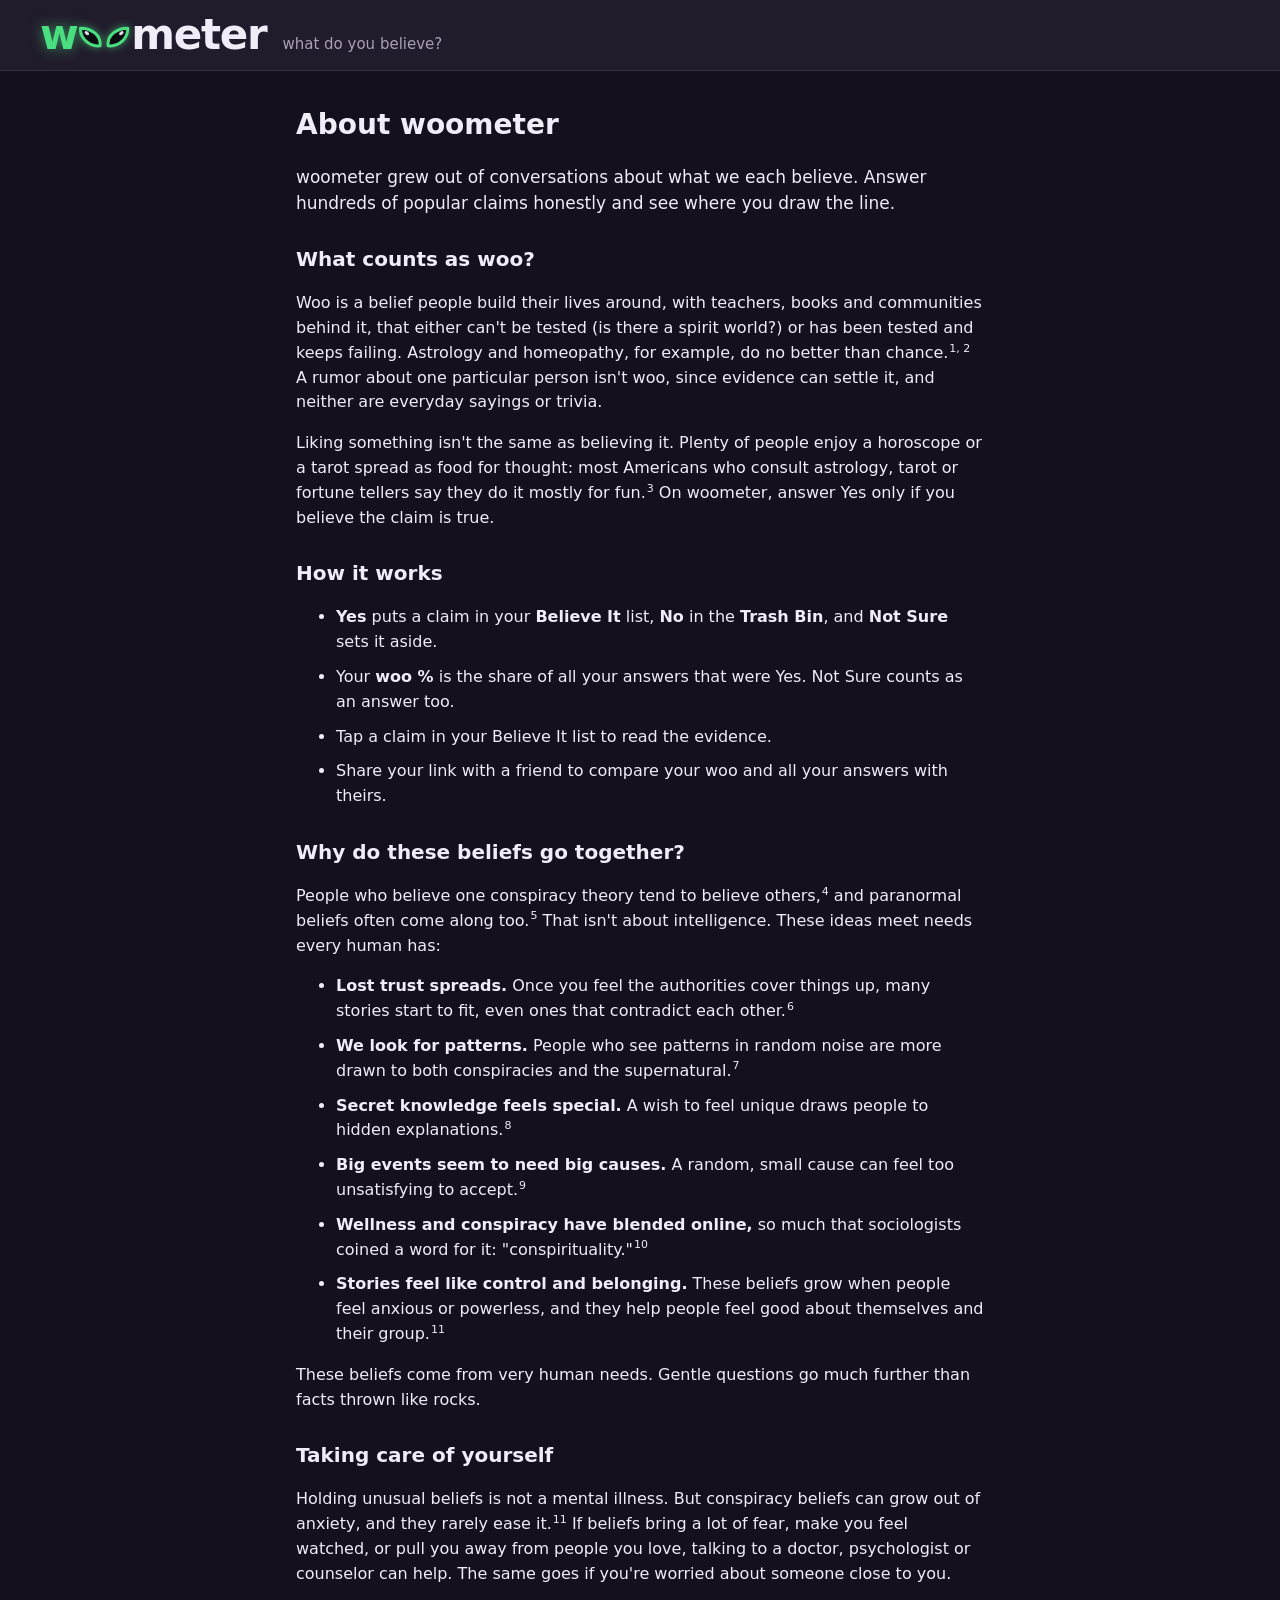
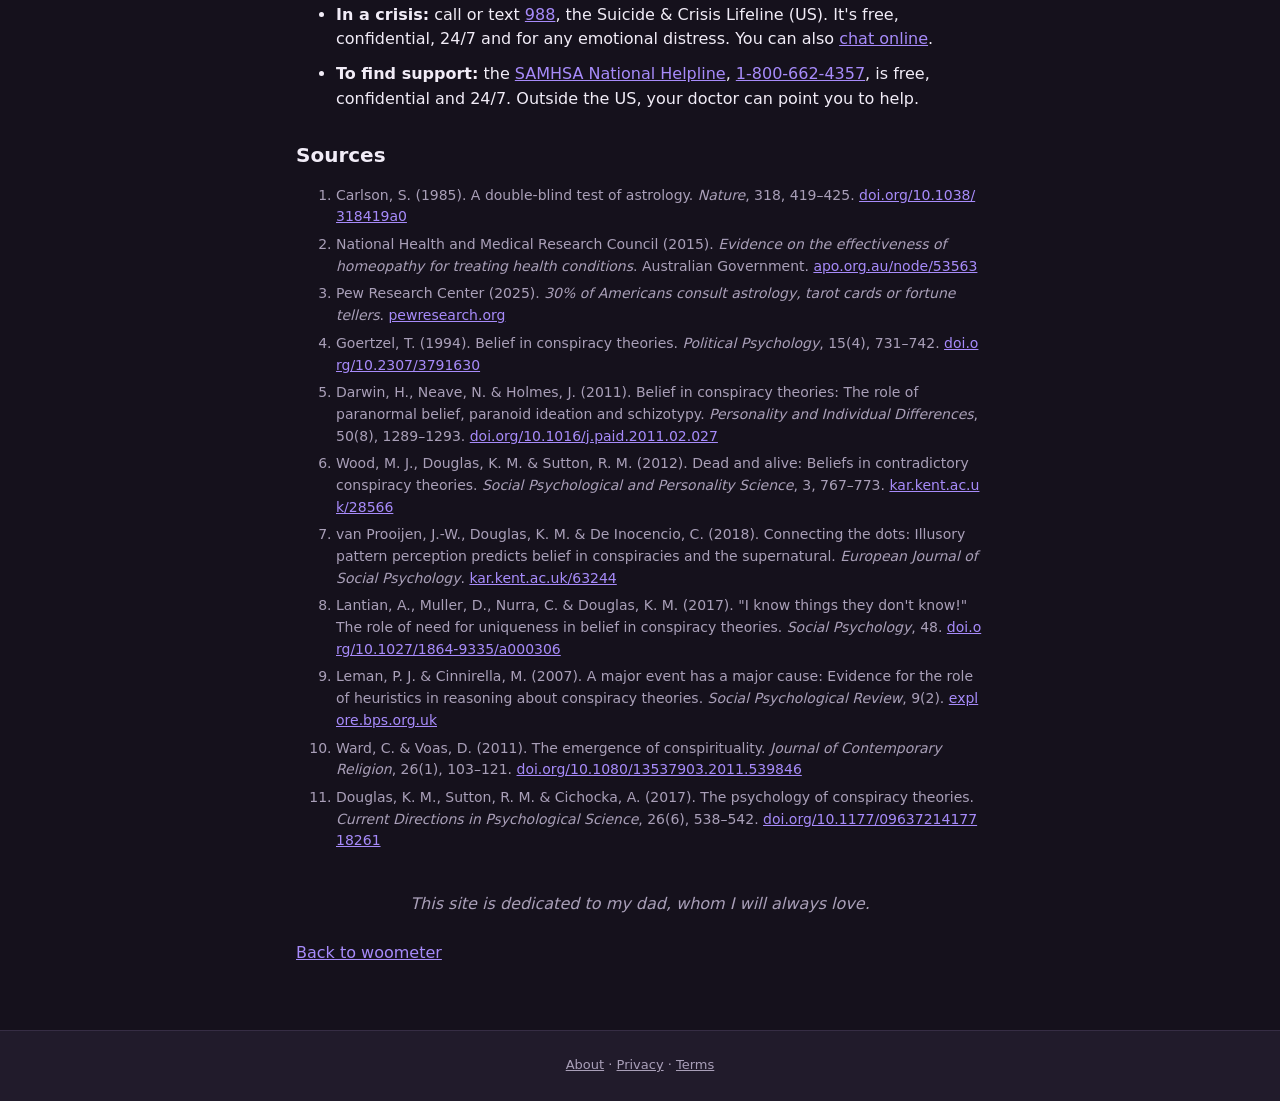
<file: about.html>
<!doctype html>
<html lang="en">
<head>
  <meta charset="utf-8">
  <meta name="viewport" content="width=device-width, initial-scale=1">
  <title>About · woometer</title>
  <meta name="description" content="What woometer is, how your woo % works, and why alternative medicine, the paranormal and conspiracy theories so often come as a package, and why that says more about being human than about intelligence.">
  <link rel="icon" type="image/svg+xml" href="icons/favicon.svg">
  <link rel="icon" type="image/png" sizes="32x32" href="icons/favicon-32.png">
  <link rel="apple-touch-icon" href="icons/apple-touch-icon.png">
  <link rel="canonical" href="https://woometer.com/about">
  <meta name="theme-color" content="#2a1a45">
  <link rel="stylesheet" href="styles.css?v=15">
  <style>
    .policy { max-width: 720px; margin: 0 auto; padding: 24px 16px 48px; line-height: 1.55; }
    .policy h2 { margin: 28px 0 8px; font-size: 20px; }
    .policy li { margin: 10px 0; }
    .policy a { color: var(--accent); }
    .policy .lede { font-size: 17px; }
    .policy .sources { color: var(--muted); font-size: 14px; }
    .policy .sources li { margin: 6px 0; scroll-margin-top: 16px; }
    .policy .sources a { word-break: break-all; }
    .policy sup { font-size: 11px; line-height: 0; margin-left: 1px; }
    .policy .dedication { margin: 40px 0 24px; text-align: center; font-style: italic; color: var(--muted); }
    .top a.home { color: inherit; text-decoration: none; }
  </style>
</head>
<body>
  <header class="top">
    <div class="brand">
      <div class="brand-row">
        <a class="home" href="./" aria-label="Back to woometer"><h1 class="logo" aria-label="woometer"><span class="logo-woo" aria-hidden="true">w<svg class="eye eye-l" viewBox="0 0 20 20" aria-hidden="true"><path d="M2.5 16.5C1.5 8.5 9 2.5 18 2.5 18.5 10.5 11 17.5 2.5 16.5z"/><ellipse class="glint" cx="13" cy="6.5" rx="2" ry="1.3" transform="rotate(-35 13 6.5)"/></svg><svg class="eye eye-r" viewBox="0 0 20 20" aria-hidden="true"><path d="M2.5 16.5C1.5 8.5 9 2.5 18 2.5 18.5 10.5 11 17.5 2.5 16.5z"/><ellipse class="glint" cx="13" cy="6.5" rx="2" ry="1.3" transform="rotate(-35 13 6.5)"/></svg></span><span class="logo-meter" aria-hidden="true">meter</span></h1></a>
        <p class="tagline">what do you believe?</p>
      </div>
    </div>
  </header>

  <main class="policy">
    <h2 style="font-size: 28px; margin-top: 8px">About woometer</h2>
    <p class="lede">woometer grew out of conversations about what we each believe. Answer hundreds of popular claims honestly and see where you draw the line.</p>

    <h2>What counts as woo?</h2>
    <p>Woo is a belief people build their lives around, with teachers, books and communities behind it, that either can't be tested (is there a spirit world?) or has been tested and keeps failing. Astrology and homeopathy, for example, do no better than chance.<sup>1, 2</sup> A rumor about one particular person isn't woo, since evidence can settle it, and neither are everyday sayings or trivia.</p>
    <p>Liking something isn't the same as believing it. Plenty of people enjoy a horoscope or a tarot spread as food for thought: most Americans who consult astrology, tarot or fortune tellers say they do it mostly for fun.<sup>3</sup> On woometer, answer Yes only if you believe the claim is true.</p>

    <h2>How it works</h2>
    <ul>
      <li><strong>Yes</strong> puts a claim in your <strong>Believe It</strong> list, <strong>No</strong> in the <strong>Trash Bin</strong>, and <strong>Not Sure</strong> sets it aside.</li>
      <li>Your <strong>woo %</strong> is the share of all your answers that were Yes. Not Sure counts as an answer too.</li>
      <li>Tap a claim in your Believe It list to read the evidence.</li>
      <li>Share your link with a friend to compare your woo and all your answers with theirs.</li>
    </ul>

    <h2 id="why">Why do these beliefs go together?</h2>
    <p>People who believe one conspiracy theory tend to believe others,<sup>4</sup> and paranormal beliefs often come along too.<sup>5</sup> That isn't about intelligence. These ideas meet needs every human has:</p>
    <ul>
      <li><strong>Lost trust spreads.</strong> Once you feel the authorities cover things up, many stories start to fit, even ones that contradict each other.<sup>6</sup></li>
      <li><strong>We look for patterns.</strong> People who see patterns in random noise are more drawn to both conspiracies and the supernatural.<sup>7</sup></li>
      <li><strong>Secret knowledge feels special.</strong> A wish to feel unique draws people to hidden explanations.<sup>8</sup></li>
      <li><strong>Big events seem to need big causes.</strong> A random, small cause can feel too unsatisfying to accept.<sup>9</sup></li>
      <li><strong>Wellness and conspiracy have blended online,</strong> so much that sociologists coined a word for it: "conspirituality."<sup>10</sup></li>
      <li><strong>Stories feel like control and belonging.</strong> These beliefs grow when people feel anxious or powerless, and they help people feel good about themselves and their group.<sup>11</sup></li>
    </ul>
    <p>These beliefs come from very human needs. Gentle questions go much further than facts thrown like rocks.</p>

    <h2 id="support">Taking care of yourself</h2>
    <p>Holding unusual beliefs is not a mental illness. But conspiracy beliefs can grow out of anxiety, and they rarely ease it.<sup>11</sup> If beliefs bring a lot of fear, make you feel watched, or pull you away from people you love, talking to a doctor, psychologist or counselor can help. The same goes if you're worried about someone close to you.</p>
    <ul>
      <li><strong>In a crisis:</strong> call or text <a href="tel:988">988</a>, the Suicide &amp; Crisis Lifeline (US). It's free, confidential, 24/7 and for any emotional distress. You can also <a href="https://chat.988lifeline.org/" target="_blank" rel="noopener">chat online</a>.</li>
      <li><strong>To find support:</strong> the <a href="https://www.samhsa.gov/find-help/helplines/national-helpline" target="_blank" rel="noopener">SAMHSA National Helpline</a>, <a href="tel:18006624357">1-800-662-4357</a>, is free, confidential and 24/7. Outside the US, your doctor can point you to help.</li>
    </ul>

    <h2>Sources</h2>
    <ol class="sources">
      <li id="ref-1">Carlson, S. (1985). A double-blind test of astrology. <em>Nature</em>, 318, 419–425. <a href="https://doi.org/10.1038/318419a0" target="_blank" rel="noopener">doi.org/10.1038/318419a0</a></li>
      <li id="ref-2">National Health and Medical Research Council (2015). <em>Evidence on the effectiveness of homeopathy for treating health conditions</em>. Australian Government. <a href="https://apo.org.au/node/53563" target="_blank" rel="noopener">apo.org.au/node/53563</a></li>
      <li id="ref-3">Pew Research Center (2025). <em>30% of Americans consult astrology, tarot cards or fortune tellers</em>. <a href="https://www.pewresearch.org/religion/2025/05/21/3-in-10-americans-consult-astrology-tarot-cards-or-fortune-tellers/" target="_blank" rel="noopener">pewresearch.org</a></li>
      <li id="ref-4">Goertzel, T. (1994). Belief in conspiracy theories. <em>Political Psychology</em>, 15(4), 731–742. <a href="https://doi.org/10.2307/3791630" target="_blank" rel="noopener">doi.org/10.2307/3791630</a></li>
      <li id="ref-5">Darwin, H., Neave, N. &amp; Holmes, J. (2011). Belief in conspiracy theories: The role of paranormal belief, paranoid ideation and schizotypy. <em>Personality and Individual Differences</em>, 50(8), 1289–1293. <a href="https://doi.org/10.1016/j.paid.2011.02.027" target="_blank" rel="noopener">doi.org/10.1016/j.paid.2011.02.027</a></li>
      <li id="ref-6">Wood, M. J., Douglas, K. M. &amp; Sutton, R. M. (2012). Dead and alive: Beliefs in contradictory conspiracy theories. <em>Social Psychological and Personality Science</em>, 3, 767–773. <a href="https://kar.kent.ac.uk/28566/" target="_blank" rel="noopener">kar.kent.ac.uk/28566</a></li>
      <li id="ref-7">van Prooijen, J.-W., Douglas, K. M. &amp; De Inocencio, C. (2018). Connecting the dots: Illusory pattern perception predicts belief in conspiracies and the supernatural. <em>European Journal of Social Psychology</em>. <a href="https://kar.kent.ac.uk/63244/" target="_blank" rel="noopener">kar.kent.ac.uk/63244</a></li>
      <li id="ref-8">Lantian, A., Muller, D., Nurra, C. &amp; Douglas, K. M. (2017). "I know things they don't know!" The role of need for uniqueness in belief in conspiracy theories. <em>Social Psychology</em>, 48. <a href="https://doi.org/10.1027/1864-9335/a000306" target="_blank" rel="noopener">doi.org/10.1027/1864-9335/a000306</a></li>
      <li id="ref-9">Leman, P. J. &amp; Cinnirella, M. (2007). A major event has a major cause: Evidence for the role of heuristics in reasoning about conspiracy theories. <em>Social Psychological Review</em>, 9(2). <a href="https://explore.bps.org.uk/content/bpsspr/9/2/18" target="_blank" rel="noopener">explore.bps.org.uk</a></li>
      <li id="ref-10">Ward, C. &amp; Voas, D. (2011). The emergence of conspirituality. <em>Journal of Contemporary Religion</em>, 26(1), 103–121. <a href="https://doi.org/10.1080/13537903.2011.539846" target="_blank" rel="noopener">doi.org/10.1080/13537903.2011.539846</a></li>
      <li id="ref-11">Douglas, K. M., Sutton, R. M. &amp; Cichocka, A. (2017). The psychology of conspiracy theories. <em>Current Directions in Psychological Science</em>, 26(6), 538–542. <a href="https://doi.org/10.1177/0963721417718261" target="_blank" rel="noopener">doi.org/10.1177/0963721417718261</a></li>
    </ol>

    <p class="dedication">This site is dedicated to my dad, whom I will always love.</p>

    <p><a href="./">Back to woometer</a></p>
  </main>

  <footer class="foot">
    <p><a href="about" class="foot-link">About</a> · <a href="privacy" class="foot-link">Privacy</a> · <a href="terms" class="foot-link">Terms</a></p>
  </footer>
  <script src="sounds.js"></script>
  <script src="sky.js?v=8"></script>
</body>
</html>
</file>
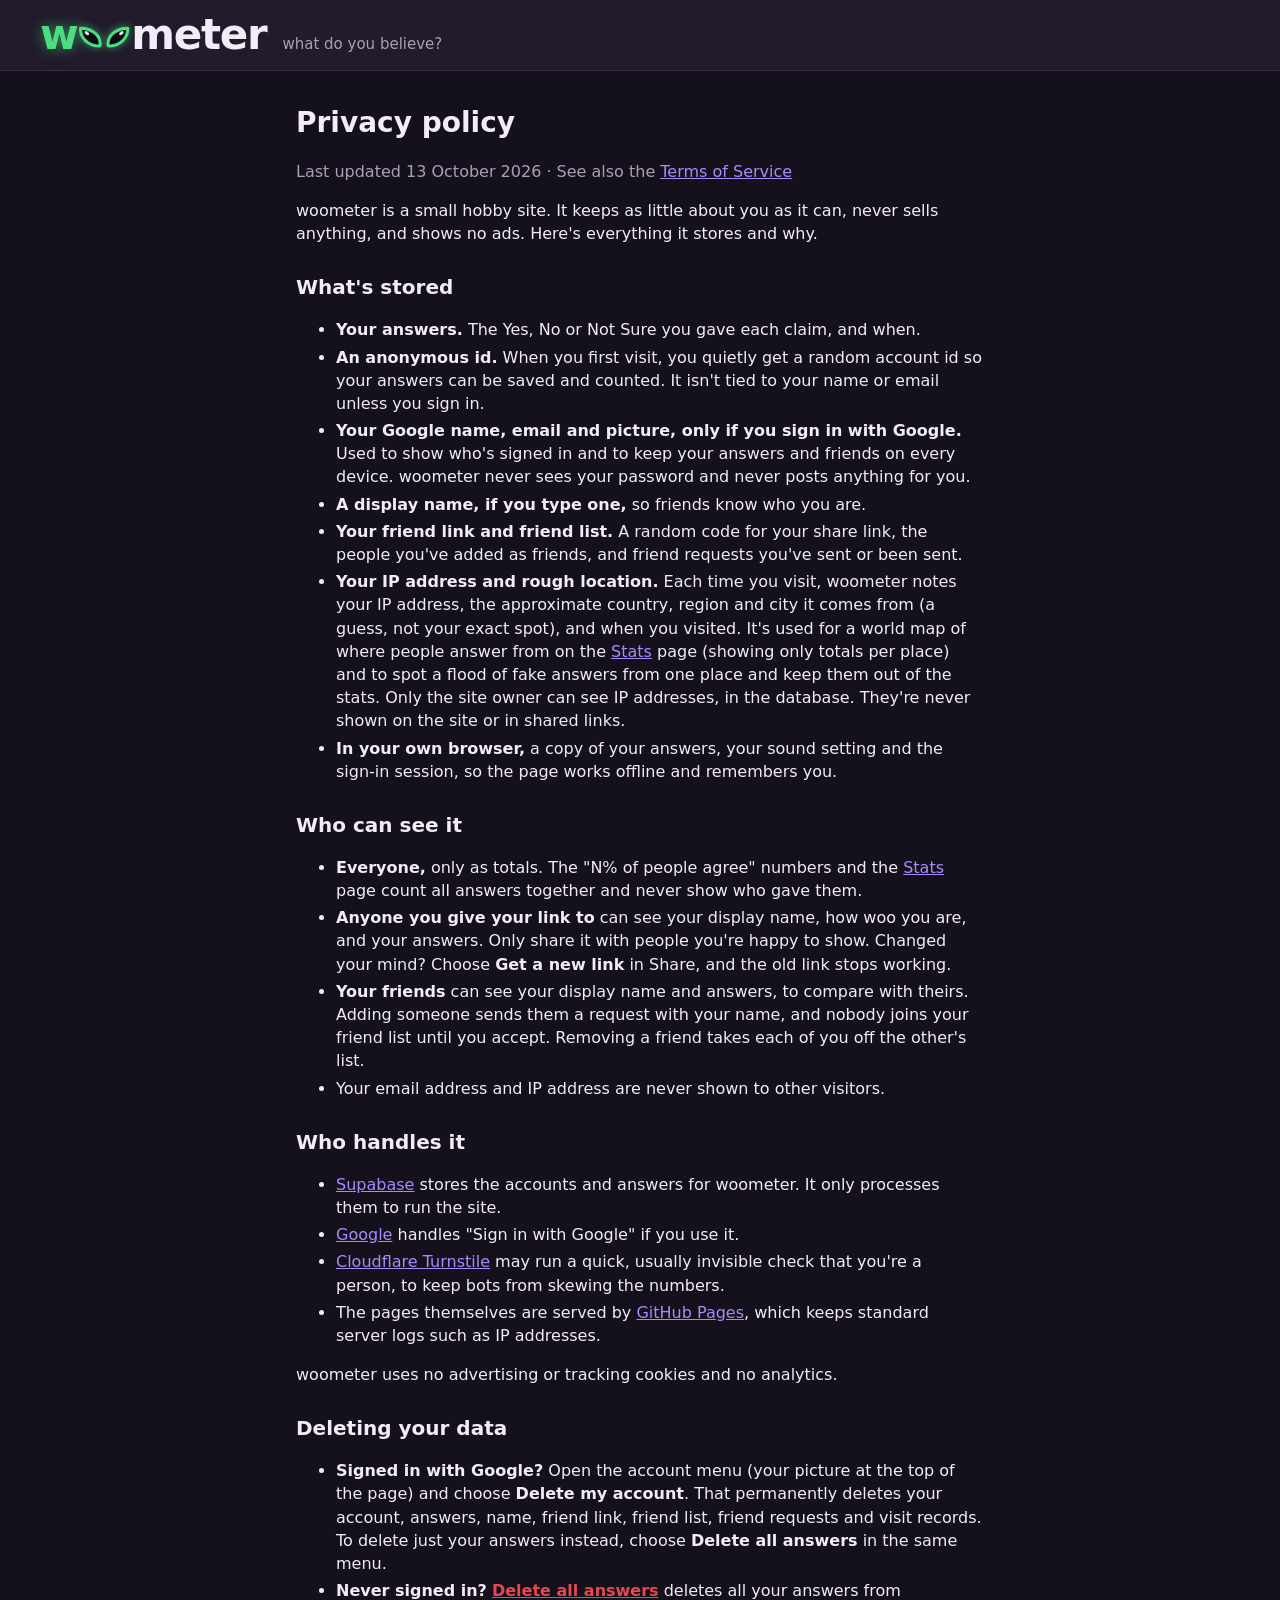
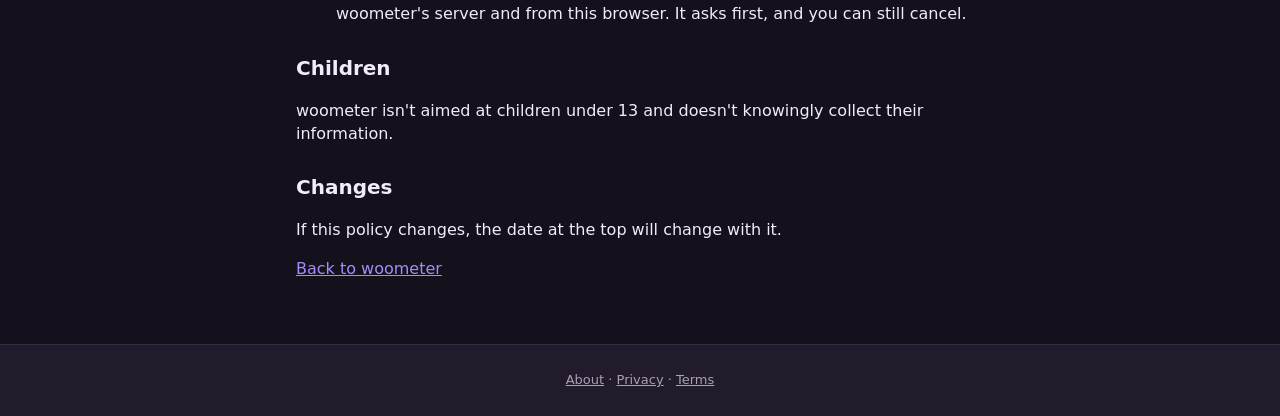
<file: privacy.html>
<!doctype html>
<html lang="en">
<head>
  <meta charset="utf-8">
  <meta name="viewport" content="width=device-width, initial-scale=1">
  <title>Privacy policy · woometer</title>
  <meta name="description" content="What woometer stores about you, who can see it, and how to delete it.">
  <link rel="icon" type="image/svg+xml" href="icons/favicon.svg">
  <link rel="icon" type="image/png" sizes="32x32" href="icons/favicon-32.png">
  <link rel="apple-touch-icon" href="icons/apple-touch-icon.png">
  <link rel="canonical" href="https://woometer.com/privacy">
  <meta name="theme-color" content="#2a1a45">
  <link rel="stylesheet" href="styles.css?v=15">
  <style>
    .policy { max-width: 720px; margin: 0 auto; padding: 24px 16px 48px; }
    .policy h2 { margin: 28px 0 8px; font-size: 20px; }
    .policy li { margin: 4px 0; }
    .policy a { color: var(--accent); }
    .policy a.danger { color: var(--danger); font-weight: 600; }
    .policy .updated { color: var(--muted); }
    .top a.home { color: inherit; text-decoration: none; }
  </style>
  <script>if (location.hash === "#terms") location.replace("terms");</script>
</head>
<body>
  <header class="top">
    <div class="brand">
      <div class="brand-row">
        <a class="home" href="./" aria-label="Back to woometer"><h1 class="logo" aria-label="woometer"><span class="logo-woo" aria-hidden="true">w<svg class="eye eye-l" viewBox="0 0 20 20" aria-hidden="true"><path d="M2.5 16.5C1.5 8.5 9 2.5 18 2.5 18.5 10.5 11 17.5 2.5 16.5z"/><ellipse class="glint" cx="13" cy="6.5" rx="2" ry="1.3" transform="rotate(-35 13 6.5)"/></svg><svg class="eye eye-r" viewBox="0 0 20 20" aria-hidden="true"><path d="M2.5 16.5C1.5 8.5 9 2.5 18 2.5 18.5 10.5 11 17.5 2.5 16.5z"/><ellipse class="glint" cx="13" cy="6.5" rx="2" ry="1.3" transform="rotate(-35 13 6.5)"/></svg></span><span class="logo-meter" aria-hidden="true">meter</span></h1></a>
        <p class="tagline">what do you believe?</p>
      </div>
    </div>
  </header>

  <main class="policy">
    <h2 id="privacy" style="font-size: 28px; margin-top: 8px">Privacy policy</h2>
    <p class="updated">Last updated 13 October 2026 · See also the <a href="terms">Terms of Service</a></p>
    <p>woometer is a small hobby site. It keeps as little about you as it can, never sells anything, and shows no ads. Here's everything it stores and why.</p>

    <!-- Google is the only sign-in. If config.js facebookSignIn is ever turned
         on, Facebook needs adding back here (git history has the wording). -->
    <h2>What's stored</h2>
    <ul>
      <li><strong>Your answers.</strong> The Yes, No or Not Sure you gave each claim, and when.</li>
      <li><strong>An anonymous id.</strong> When you first visit, you quietly get a random account id so your answers can be saved and counted. It isn't tied to your name or email unless you sign in.</li>
      <li><strong>Your Google name, email and picture, only if you sign in with Google.</strong> Used to show who's signed in and to keep your answers and friends on every device. woometer never sees your password and never posts anything for you.</li>
      <li><strong>A display name, if you type one,</strong> so friends know who you are.</li>
      <li><strong>Your friend link and friend list.</strong> A random code for your share link, the people you've added as friends, and friend requests you've sent or been sent.</li>
      <li><strong>Your IP address and rough location.</strong> Each time you visit, woometer notes your IP address, the approximate country, region and city it comes from (a guess, not your exact spot), and when you visited. It's used for a world map of where people answer from on the <a href="stats">Stats</a> page (showing only totals per place) and to spot a flood of fake answers from one place and keep them out of the stats. Only the site owner can see IP addresses, in the database. They're never shown on the site or in shared links.</li>
      <li><strong>In your own browser,</strong> a copy of your answers, your sound setting and the sign-in session, so the page works offline and remembers you.</li>
    </ul>

    <h2>Who can see it</h2>
    <ul>
      <li><strong>Everyone,</strong> only as totals. The "N% of people agree" numbers and the <a href="stats">Stats</a> page count all answers together and never show who gave them.</li>
      <li><strong>Anyone you give your link to</strong> can see your display name, how woo you are, and your answers. Only share it with people you're happy to show. Changed your mind? Choose <strong>Get a new link</strong> in Share, and the old link stops working.</li>
      <li><strong>Your friends</strong> can see your display name and answers, to compare with theirs. Adding someone sends them a request with your name, and nobody joins your friend list until you accept. Removing a friend takes each of you off the other's list.</li>
      <li>Your email address and IP address are never shown to other visitors.</li>
    </ul>

    <h2>Who handles it</h2>
    <ul>
      <li><a href="https://supabase.com/privacy" target="_blank" rel="noopener">Supabase</a> stores the accounts and answers for woometer. It only processes them to run the site.</li>
      <li><a href="https://policies.google.com/privacy" target="_blank" rel="noopener">Google</a> handles "Sign in with Google" if you use it.</li>
      <li><a href="https://www.cloudflare.com/privacypolicy/" target="_blank" rel="noopener">Cloudflare Turnstile</a> may run a quick, usually invisible check that you're a person, to keep bots from skewing the numbers.</li>
      <li>The pages themselves are served by <a href="https://docs.github.com/en/site-policy/privacy-policies/github-general-privacy-statement" target="_blank" rel="noopener">GitHub Pages</a>, which keeps standard server logs such as IP addresses.</li>
    </ul>
    <p>woometer uses no advertising or tracking cookies and no analytics.</p>

    <h2 id="deleting">Deleting your data</h2>
    <ul>
      <li><strong>Signed in with Google?</strong> Open the account menu (your picture at the top of the page) and choose <strong>Delete my account</strong>. That permanently deletes your account, answers, name, friend link, friend list, friend requests and visit records. To delete just your answers instead, choose <strong>Delete all answers</strong> in the same menu.</li>
      <li><strong>Never signed in?</strong> <a href="./?delete=answers" class="danger">Delete all answers</a> deletes all your answers from woometer's server and from this browser. It asks first, and you can still cancel.</li>
    </ul>

    <h2>Children</h2>
    <p>woometer isn't aimed at children under 13 and doesn't knowingly collect their information.</p>

    <h2>Changes</h2>
    <p>If this policy changes, the date at the top will change with it.</p>

    <p><a href="./">Back to woometer</a></p>
  </main>

  <footer class="foot">
    <p><a href="about" class="foot-link">About</a> · <a href="privacy" class="foot-link">Privacy</a> · <a href="terms" class="foot-link">Terms</a></p>
  </footer>
  <script src="sounds.js"></script>
  <script src="sky.js?v=8"></script>
</body>
</html>
</file>
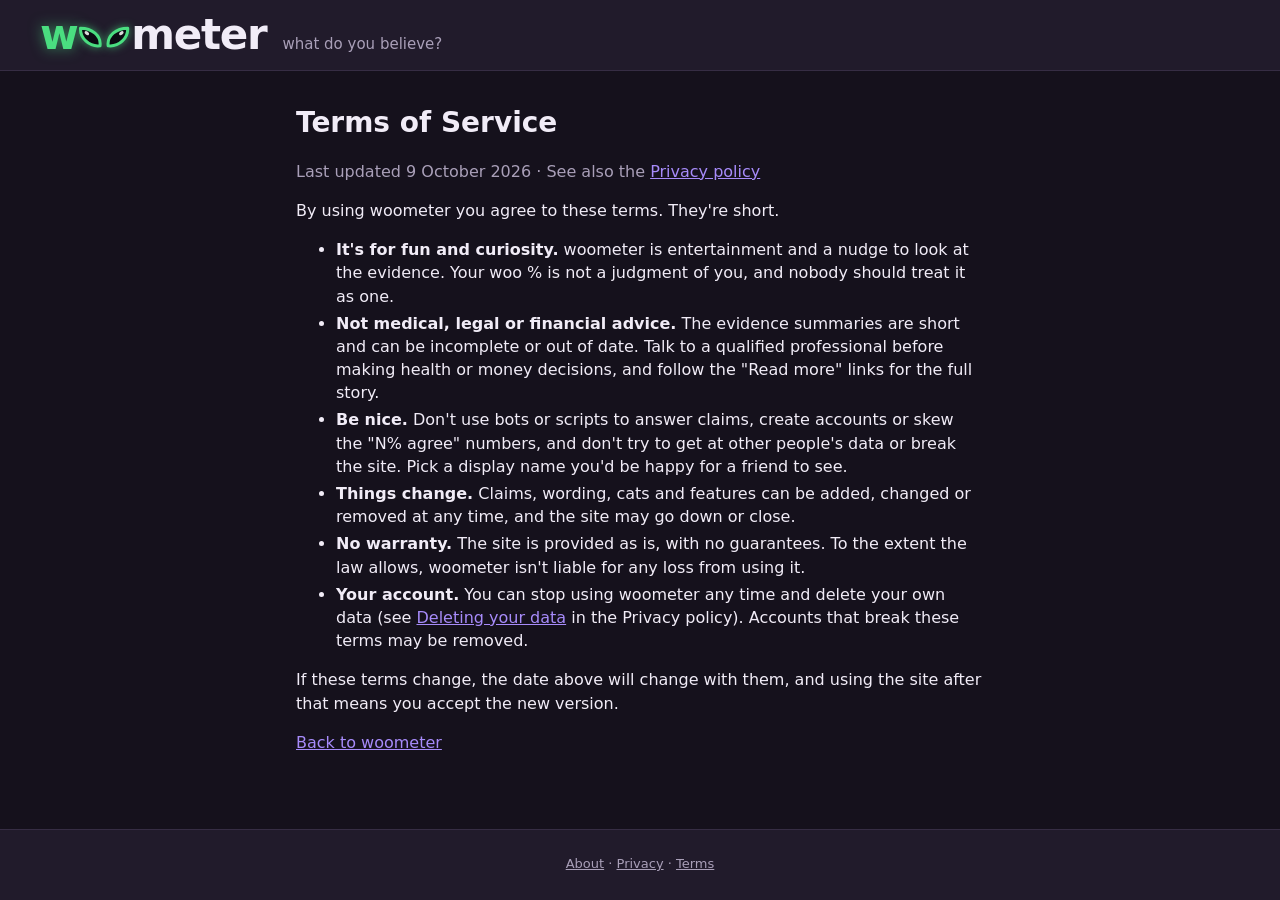
<file: terms.html>
<!doctype html>
<html lang="en">
<head>
  <meta charset="utf-8">
  <meta name="viewport" content="width=device-width, initial-scale=1">
  <title>Terms of Service · woometer</title>
  <meta name="description" content="The short, plain-language terms for using woometer.">
  <link rel="icon" type="image/svg+xml" href="icons/favicon.svg">
  <link rel="icon" type="image/png" sizes="32x32" href="icons/favicon-32.png">
  <link rel="apple-touch-icon" href="icons/apple-touch-icon.png">
  <link rel="canonical" href="https://woometer.com/terms">
  <meta name="theme-color" content="#2a1a45">
  <link rel="stylesheet" href="styles.css?v=15">
  <style>
    .policy { max-width: 720px; margin: 0 auto; padding: 24px 16px 48px; }
    .policy h2 { margin: 28px 0 8px; font-size: 20px; }
    .policy li { margin: 4px 0; }
    .policy a { color: var(--accent); }
    .policy .updated { color: var(--muted); }
    .top a.home { color: inherit; text-decoration: none; }
  </style>
</head>
<body>
  <header class="top">
    <div class="brand">
      <div class="brand-row">
        <a class="home" href="./" aria-label="Back to woometer"><h1 class="logo" aria-label="woometer"><span class="logo-woo" aria-hidden="true">w<svg class="eye eye-l" viewBox="0 0 20 20" aria-hidden="true"><path d="M2.5 16.5C1.5 8.5 9 2.5 18 2.5 18.5 10.5 11 17.5 2.5 16.5z"/><ellipse class="glint" cx="13" cy="6.5" rx="2" ry="1.3" transform="rotate(-35 13 6.5)"/></svg><svg class="eye eye-r" viewBox="0 0 20 20" aria-hidden="true"><path d="M2.5 16.5C1.5 8.5 9 2.5 18 2.5 18.5 10.5 11 17.5 2.5 16.5z"/><ellipse class="glint" cx="13" cy="6.5" rx="2" ry="1.3" transform="rotate(-35 13 6.5)"/></svg></span><span class="logo-meter" aria-hidden="true">meter</span></h1></a>
        <p class="tagline">what do you believe?</p>
      </div>
    </div>
  </header>

  <main class="policy">
    <h2 id="terms" style="font-size: 28px; margin-top: 8px">Terms of Service</h2>
    <p class="updated">Last updated 9 October 2026 · See also the <a href="privacy">Privacy policy</a></p>
    <p>By using woometer you agree to these terms. They're short.</p>
    <ul>
      <li><strong>It's for fun and curiosity.</strong> woometer is entertainment and a nudge to look at the evidence. Your woo % is not a judgment of you, and nobody should treat it as one.</li>
      <li><strong>Not medical, legal or financial advice.</strong> The evidence summaries are short and can be incomplete or out of date. Talk to a qualified professional before making health or money decisions, and follow the "Read more" links for the full story.</li>
      <li><strong>Be nice.</strong> Don't use bots or scripts to answer claims, create accounts or skew the "N% agree" numbers, and don't try to get at other people's data or break the site. Pick a display name you'd be happy for a friend to see.</li>
      <li><strong>Things change.</strong> Claims, wording, cats and features can be added, changed or removed at any time, and the site may go down or close.</li>
      <li><strong>No warranty.</strong> The site is provided as is, with no guarantees. To the extent the law allows, woometer isn't liable for any loss from using it.</li>
      <li><strong>Your account.</strong> You can stop using woometer any time and delete your own data (see <a href="privacy">Deleting your data</a> in the Privacy policy). Accounts that break these terms may be removed.</li>
    </ul>
    <p>If these terms change, the date above will change with them, and using the site after that means you accept the new version.</p>

    <p><a href="./">Back to woometer</a></p>
  </main>

  <footer class="foot">
    <p><a href="about" class="foot-link">About</a> · <a href="privacy" class="foot-link">Privacy</a> · <a href="terms" class="foot-link">Terms</a></p>
  </footer>
  <script src="sounds.js"></script>
  <script src="sky.js?v=8"></script>
</body>
</html>
</file>
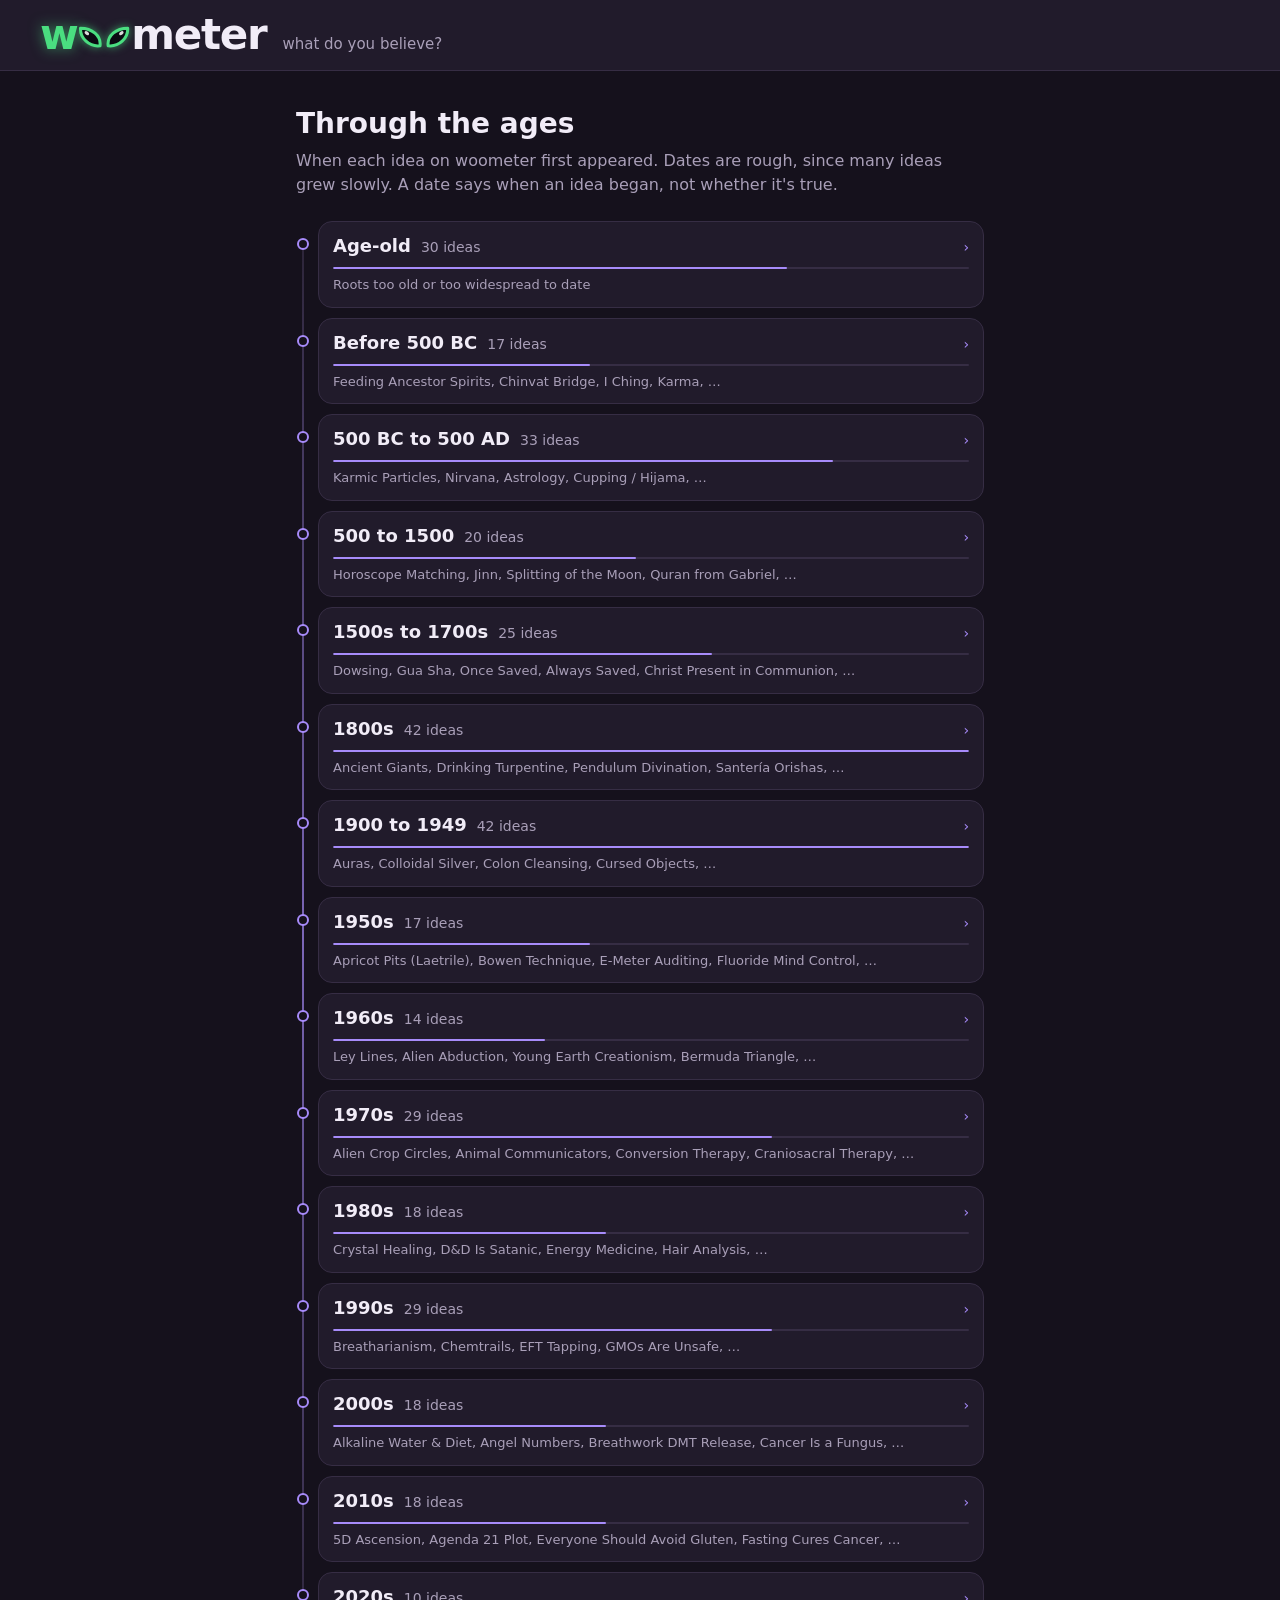
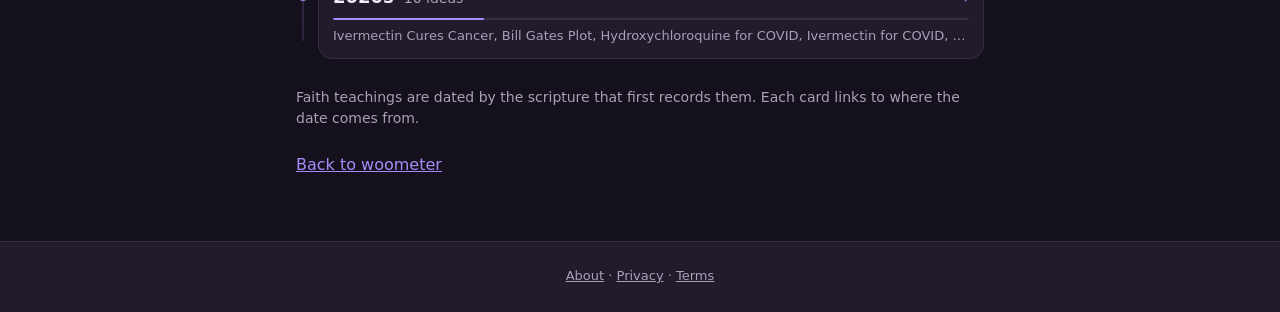
<file: timeline.html>
<!doctype html>
<html lang="en">
<head>
  <meta charset="utf-8">
  <meta name="viewport" content="width=device-width, initial-scale=1">
  <title>Through the ages · woometer</title>
  <meta name="description" content="When each idea on woometer first appeared, from age-old folklore to beliefs born online.">
  <link rel="icon" type="image/svg+xml" href="icons/favicon.svg">
  <link rel="icon" type="image/png" sizes="32x32" href="icons/favicon-32.png">
  <link rel="apple-touch-icon" href="icons/apple-touch-icon.png">
  <link rel="canonical" href="https://woometer.com/timeline">
  <meta name="theme-color" content="#2a1a45">
  <link rel="stylesheet" href="styles.css?v=15">
  <style>
    .policy { max-width: 720px; margin: 0 auto; padding: 24px 16px 48px; line-height: 1.5; }
    .policy a { color: var(--accent); }
    .policy .lede { color: var(--muted); margin: 4px 0 0; }
    .top a.home { color: inherit; text-decoration: none; }

    /* One line down the left joins the eras, with a dot for each. */
    .ages { list-style: none; margin: 24px 0 0; padding: 0 0 0 22px; position: relative; }
    .ages::before { content: ""; position: absolute; left: 6px; top: 18px; bottom: 18px; width: 2px; border-radius: 1px; background: linear-gradient(var(--line), var(--accent) 50%, var(--line)); opacity: 0.7; }
    .age { position: relative; margin: 0 0 10px; }
    .age::before { content: ""; position: absolute; left: -21px; top: 17px; width: 12px; height: 12px; border-radius: 50%; background: var(--bg); border: 2px solid var(--accent); box-sizing: border-box; }
    .age.open::before { background: var(--accent); box-shadow: 0 0 10px rgb(167 139 250 / 60%); }

    .age-head { display: block; width: 100%; padding: 10px 14px 12px; border: 1px solid var(--line); border-radius: var(--radius); background: var(--surface); color: var(--ink); font: inherit; text-align: left; cursor: pointer; }
    .age-head:hover, .age-head:focus-visible { border-color: var(--accent); }
    .age.open .age-head { border-radius: var(--radius) var(--radius) 0 0; border-bottom-color: transparent; }
    .age-title { display: flex; align-items: baseline; gap: 10px; }
    .age-name { font-size: 18px; font-weight: 700; }
    .age-count { color: var(--muted); font-size: 14px; }
    .age-chev { margin-left: auto; color: var(--accent); font-size: 14px; transition: transform 0.2s; }
    .age.open .age-chev { transform: rotate(90deg); }
    /* How many ideas began in each era, as a thin line. */
    .age-bar { display: block; height: 2px; margin-top: 8px; border-radius: 1px; background: var(--line); overflow: hidden; }
    .age-bar i { display: block; height: 100%; background: var(--accent); border-radius: 1px; }
    .age-peek { display: block; margin-top: 6px; color: var(--muted); font-size: 13px; white-space: nowrap; overflow: hidden; text-overflow: ellipsis; }
    .age.open .age-peek { display: none; }

    .age-list { list-style: none; margin: 0; padding: 2px 0 6px; border: 1px solid var(--line); border-top: 0; border-radius: 0 0 var(--radius) var(--radius); background: var(--surface); }
    .age-list[hidden] { display: none; }
    .idea { display: grid; grid-template-columns: 66px minmax(0, 1fr) auto; align-items: start; gap: 2px 12px; width: 100%; padding: 9px 14px; border: 0; border-top: 1px solid var(--line); background: none; color: inherit; font: inherit; text-align: left; cursor: pointer; }
    .age-list li:first-child .idea { border-top: 0; }
    .idea:hover .idea-name, .idea:focus-visible .idea-name { color: var(--accent); text-decoration: underline; text-underline-offset: 3px; }
    .idea-when { color: var(--accent); font-size: 13px; font-weight: 600; line-height: 1.5; padding-top: 1px; font-variant-numeric: tabular-nums; }
    .idea-text { min-width: 0; }
    .idea-name { display: block; font-weight: 600; font-size: 15px; }
    .idea-note { display: block; color: var(--muted); font-size: 13px; line-height: 1.4; }
    /* Your answer, as the pile it went in. */
    .idea-mine { font-size: 15px; line-height: 1.5; }
    @media (min-width: 640px) {
      .idea { grid-template-columns: 96px minmax(0, 1fr) auto; }
    }

    .detail-when { margin: 10px 0 6px; padding: 8px 12px; border-radius: 10px; background: var(--bg); }
    .detail-when strong { color: var(--accent); }
    .detail-when .roots { display: block; color: var(--muted); font-size: 14px; }
    .detail-yours { margin: 14px 0 0; color: var(--muted); font-size: 14px; }

    .note { color: var(--muted); font-size: 14px; margin-top: 28px; }
  </style>
</head>
<body>
  <header class="top">
    <div class="brand">
      <div class="brand-row">
        <a class="home" href="./" aria-label="Back to woometer"><h1 class="logo" aria-label="woometer"><span class="logo-woo" aria-hidden="true">w<svg class="eye eye-l" viewBox="0 0 20 20" aria-hidden="true"><path d="M2.5 16.5C1.5 8.5 9 2.5 18 2.5 18.5 10.5 11 17.5 2.5 16.5z"/><ellipse class="glint" cx="13" cy="6.5" rx="2" ry="1.3" transform="rotate(-35 13 6.5)"/></svg><svg class="eye eye-r" viewBox="0 0 20 20" aria-hidden="true"><path d="M2.5 16.5C1.5 8.5 9 2.5 18 2.5 18.5 10.5 11 17.5 2.5 16.5z"/><ellipse class="glint" cx="13" cy="6.5" rx="2" ry="1.3" transform="rotate(-35 13 6.5)"/></svg></span><span class="logo-meter" aria-hidden="true">meter</span></h1></a>
        <p class="tagline">what do you believe?</p>
      </div>
    </div>
  </header>

  <main class="policy">
    <h2 style="font-size: 28px; margin: 8px 0 0">Through the ages</h2>
    <p class="lede">When each idea on woometer first appeared. Dates are rough, since many ideas grew slowly. A date says when an idea began, not whether it's true.</p>

    <ol class="ages" id="ages"></ol>

    <p class="note">Faith teachings are dated by the scripture that first records them. Each card links to where the date comes from.</p>
    <p style="margin-top: 24px"><a href="./">Back to woometer</a></p>
  </main>

  <dialog id="detail">
    <form method="dialog">
      <p class="detail-cat" id="detail-cat"></p>
      <h3 id="detail-name"></h3>
      <p class="detail-when"><strong id="detail-when"></strong> · <span id="detail-note"></span><span class="roots" id="detail-roots"></span></p>
      <p class="detail-about"><strong>What it is:</strong> <span id="detail-about"></span></p>
      <p class="detail-verdict"><strong>The evidence:</strong> <span id="detail-verdict"></span></p>
      <p><a id="detail-link" target="_blank" rel="noopener">Read more</a><span id="detail-src-wrap"> · <a id="detail-src" target="_blank" rel="noopener">Where the date comes from</a></span></p>
      <p class="detail-yours" id="detail-yours"></p>
      <div class="detail-actions">
        <button class="btn" value="close">Close</button>
      </div>
    </form>
  </dialog>

  <footer class="foot">
    <p><a href="about" class="foot-link">About</a> · <a href="privacy" class="foot-link">Privacy</a> · <a href="terms" class="foot-link">Terms</a></p>
  </footer>

  <script src="claims.js"></script>
  <script src="eras.js?v=1"></script>
  <script src="popups.js"></script>
  <script src="timeline.js?v=1"></script>
  <script src="sounds.js"></script>
  <script src="sky.js?v=8"></script>
</body>
</html>
</file>
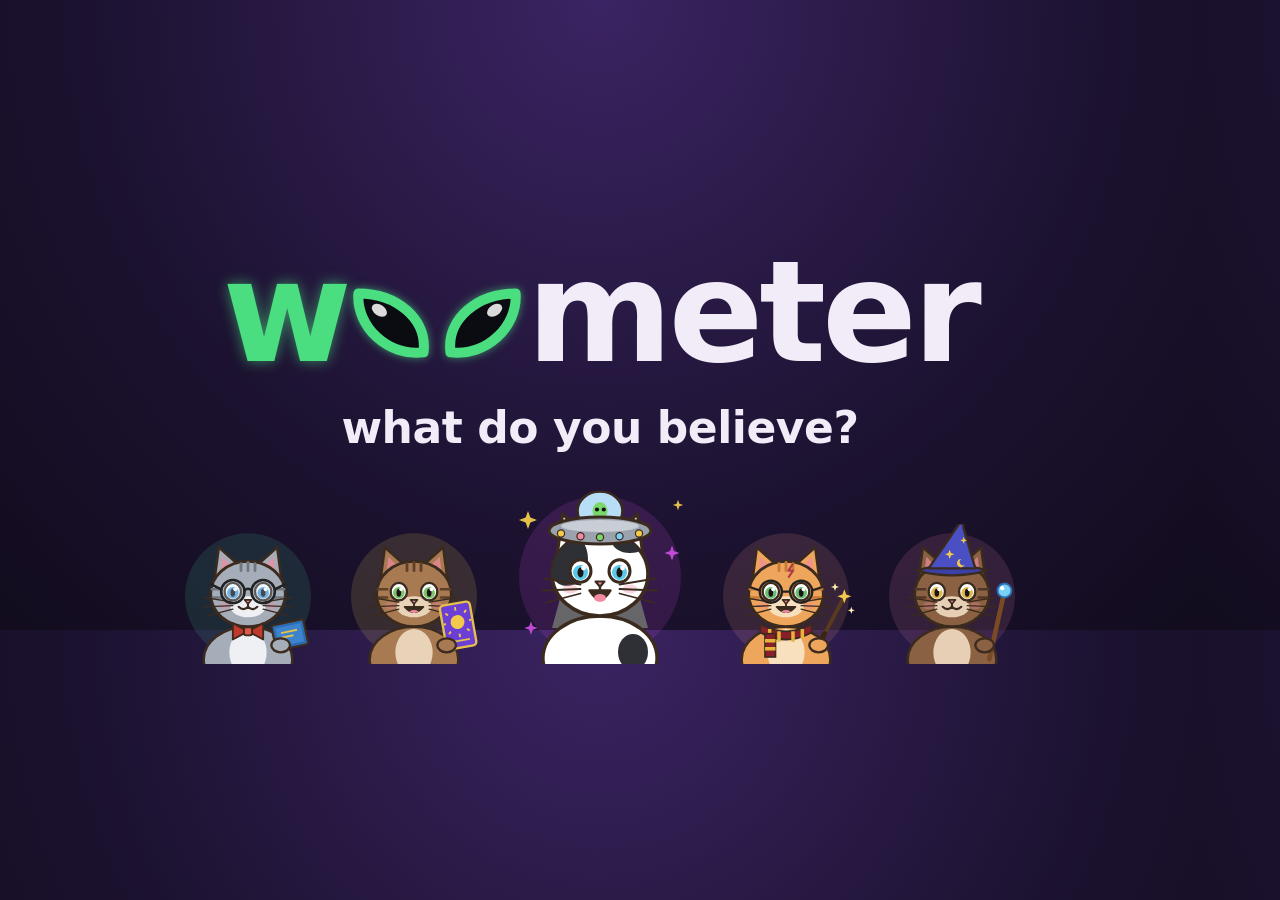
<file: tools/og-image.html>
<!doctype html>
<!-- Source for icons/og-image.png, the picture shown when a woometer.com link
     is pasted into a chat or social post. Re-render it with:
     node tools/render-og-image.js -->
<html lang="en" data-theme="dark">
<head>
  <meta charset="utf-8">
  <link rel="stylesheet" href="../styles.css">
  <style>
    html, body { margin: 0; width: 1200px; height: 630px; overflow: hidden; }
    body {
      background: radial-gradient(ellipse at 50% 0%, #3b2463 0%, #1c1230 60%, #120c1e 100%);
      color: #f1ecf7;
      display: flex; flex-direction: column; align-items: center; justify-content: center;
      gap: 6px;
    }
    .brand { flex: none; }
    .brand h1 { font-size: 140px; --alien: #4ade80; --alien-glow: rgb(74 222 128 / 60%); }
    .logo-meter { color: #f1ecf7; }
    .q { margin: 0 0 18px; font-size: 44px; font-weight: 700; letter-spacing: -0.01em; }
    .cats { display: flex; align-items: flex-end; gap: 26px; }
    .cats svg { display: block; width: 140px; height: auto; }
    .cats .big svg { width: 180px; }
  </style>
</head>
<body>
  <div class="brand">
    <h1 class="logo"><span class="logo-woo">w<svg class="eye eye-l" viewBox="0 0 20 20"><path d="M2.5 16.5C1.5 8.5 9 2.5 18 2.5 18.5 10.5 11 17.5 2.5 16.5z"/><ellipse class="glint" cx="13" cy="6.5" rx="2" ry="1.3" transform="rotate(-35 13 6.5)"/></svg><svg class="eye eye-r" viewBox="0 0 20 20"><path d="M2.5 16.5C1.5 8.5 9 2.5 18 2.5 18.5 10.5 11 17.5 2.5 16.5z"/><ellipse class="glint" cx="13" cy="6.5" rx="2" ry="1.3" transform="rotate(-35 13 6.5)"/></svg></span><span class="logo-meter">meter</span></h1>
  </div>
  <p class="q">what do you believe?</p>
  <div class="cats" id="cats"></div>
  <script src="../cat.js"></script>
  <script>
    const row = document.getElementById("cats");
    [[0, ""], [9, ""], [20, "big"], [14, ""], [16, ""]].forEach(([stage, cls]) => {
      const el = document.createElement("div");
      el.className = cls;
      el.innerHTML = Cat.svg(stage);
      row.append(el);
    });
  </script>
</body>
</html>
</file>
<file: styles.css>
:root {
  --bg: #15111c;
  --surface: #211b2b;
  --ink: #f1ecf7;
  --muted: #a99fb8;
  --line: #362d44;
  --trash: #3fb68b;
  --trash-soft: #173229;
  --woo: #c04ad6;
  --woo-soft: #351b3d;
  --unsure: #6b7280;
  --unsure-soft: #262a31;
  --accent: #a78bfa;
  --danger: #e5484d;
  --shadow: 0 1px 2px rgb(0 0 0 / 30%), 0 4px 14px rgb(0 0 0 / 25%);
  --radius: 14px;
  color-scheme: dark;
}

* { box-sizing: border-box; }

body {
  margin: 0;
  background: var(--bg);
  color: var(--ink);
  font: 16px/1.45 system-ui, -apple-system, "Segoe UI", Roboto, sans-serif;
}

button { font: inherit; cursor: pointer; }
[hidden] { display: none !important; }

/* Header and meter */

.top {
  --logo-size: clamp(30px, 5vw, 42px);
  display: flex;
  flex-wrap: wrap;
  align-items: center;
  justify-content: space-between;
  gap: 10px 24px;
  padding: 12px clamp(16px, 4vw, 40px);
  border-bottom: 1px solid var(--line);
  background: var(--surface);
  position: sticky;
  top: 0;
  z-index: 10;
}

/* Logo: lowercase "woometer", with "woo" in alien green and the o's as alien eyes */
.brand h1 {
  margin: 0;
  line-height: 1.1;
  font-size: var(--logo-size);
  font-weight: 800;
  letter-spacing: -0.03em;
  --alien: #4ade80;
  --alien-glow: rgb(74 222 128 / 60%);
}
.logo-woo {
  color: var(--alien);
  text-shadow: 0 0 14px var(--alien-glow);
}
.logo-meter { color: var(--ink); }
.logo .eye {
  display: inline-block;
  width: 0.6em;
  height: 0.6em;
  margin: 0 0.02em;
  vertical-align: -0.04em;
  overflow: visible;
  filter: drop-shadow(0 0 4px var(--alien-glow));
}
.logo .eye path { fill: #0b0b12; stroke: var(--alien); stroke-width: 2.4; stroke-linejoin: round; }
.logo .eye .glint { fill: #fff; opacity: 0.85; }
/* Mirror the right eye so both slant up and outward, like the alien favicon. */
.logo .eye-l { transform: scaleX(-1); }

/* Tagline sits beside the logo, lined up with its baseline, and drops under
   it only when there isn't room. */
.brand-row { display: flex; flex-wrap: wrap; align-items: baseline; gap: 2px 16px; }
.tagline { flex: 1 1 auto; min-width: 0; margin: 0; color: var(--muted); font-size: 15px; line-height: 1.35; }

/* Meter panel: cat, gauge and score, at the top of the side column */
.meter {
  display: grid;
  grid-template-columns: auto minmax(0, 1fr);
  grid-template-areas: "cat gauge" "cat read";
  align-items: center;
  gap: 2px 12px;
  padding: 12px 14px;
  background: var(--surface);
  border: 1px solid var(--line);
  border-radius: var(--radius);
  box-shadow: var(--shadow);
}

.cat {
  grid-area: cat;
  margin: 0;
  width: 108px;
  padding: 2px;
  border: 0;
  border-radius: 10px;
  background: none;
  color: inherit;
  text-align: center;
}
.cat:hover .cat-art { transform: scale(1.06); }
.cat:focus-visible, .mini-cat:focus-visible { outline: 3px solid var(--accent); outline-offset: 2px; }
.cat-art { display: block; transition: transform 0.15s; }
.cat-art svg { display: block; width: 100px; height: auto; margin: 0 auto; }
.cat-label { display: block; font-size: 11px; line-height: 1.2; color: var(--muted); margin-top: 2px; }
.cat-pop { animation: cat-pop 0.45s cubic-bezier(.34, 1.56, .64, 1); }
@keyframes cat-pop {
  0% { transform: scale(0.7) rotate(-8deg); opacity: 0.3; }
  100% { transform: none; opacity: 1; }
}
/* The gauge flips over to a pie chart when tapped. Both faces share one size. */
.dial {
  grid-area: gauge;
  justify-self: center;
  position: relative;
  width: 140px;
  padding: 0;
  border: 0;
  background: none;
  color: inherit;
}
.dial:disabled { cursor: default; }
.dial:focus-visible { outline: 3px solid var(--accent); outline-offset: 4px; border-radius: 10px; }
/* Only one face is ever visible. The flip squashes the card flat, swaps faces
   at the midpoint, then springs it back, so no browser's 3D quirks can show
   the other side through. */
.dial-inner { display: grid; }
.dial .face { grid-area: 1 / 1; display: block; width: 100%; height: auto; }
.dial .pie, .dial.flipped .gauge { visibility: hidden; }
.dial.flipped .pie { visibility: visible; }
.dial-inner.flipping { animation: dial-flip 0.5s ease-in-out; }
@keyframes dial-flip {
  0% { transform: scaleX(1); }
  45% { transform: scaleX(0); }
  80% { transform: scaleX(1.08); }
  100% { transform: scaleX(1); }
}
.pie-label { font-size: 21px; font-weight: 800; fill: var(--ink); dominant-baseline: middle; }
.dial-hint {
  position: absolute;
  top: -4px;
  right: -10px;
  font-size: 14px;
  line-height: 1;
  color: var(--muted);
  transition: transform 0.3s, color 0.2s;
}
.dial:hover .dial-hint { color: var(--accent); transform: rotate(90deg); }
.dial:disabled .dial-hint { display: none; }
.needle-line { stroke: var(--ink); }
.needle-hub { fill: var(--ink); }
.needle {
  transform-origin: 100px 100px;
  transform-box: view-box;
  transition: transform 0.6s cubic-bezier(.34, 1.56, .64, 1);
}

.meter-read { grid-area: read; display: flex; flex-direction: column; align-items: center; text-align: center; min-width: 0; }
.pct { font-size: 30px; font-weight: 800; line-height: 1; font-variant-numeric: tabular-nums; }
/* "19% woo" on one line: the word sits beside the number, a little lighter. */
.pct-line { white-space: nowrap; }
.pct-word { font-size: 24px; font-weight: 600; color: var(--muted); }
.pct-label { font-size: 13px; text-transform: uppercase; letter-spacing: 0.08em; color: var(--muted); }
.meter-verdict { font-size: 14px; margin-top: 4px; }

/* The corner buttons line up with the middle of the logo's letters, which
   sits a little over half the logo's size below the header's 12px padding. */
.top-actions {
  position: absolute;
  top: calc(12px + 0.56 * var(--logo-size) - 20px);
  right: 12px;
  display: flex;
  align-items: center;
  gap: 8px;
}

.mute {
  flex: none;
  width: 40px;
  height: 40px;
  border-radius: 50%;
  border: 1px solid var(--line);
  background: var(--surface);
  font-size: 18px;
  line-height: 1;
}
.mute:hover { border-color: var(--accent); }
.mute:focus-visible { outline: 3px solid var(--accent); outline-offset: 2px; }

/* Layout */

.layout {
  display: grid;
  grid-template-columns: minmax(0, 1fr) 320px;
  gap: 24px;
  padding: 24px clamp(16px, 4vw, 40px);
  max-width: 1400px;
  margin: 0 auto;
}

@media (max-width: 860px) {
  .layout { grid-template-columns: minmax(0, 1fr); }
  .top { position: relative; }
}

/* Search (behind the 🔍 at the start of the filter row) and filters */

.filter-bar {
  display: flex;
  flex-wrap: wrap;
  align-items: flex-start;
  gap: 6px;
  margin: 0 0 8px;
}
.filter-bar .filters { flex: 1 1 0; min-width: 0; margin: 0; }
.search-toggle {
  flex: none;
  width: 31px;
  height: 31px;
  display: inline-grid;
  place-items: center;
  border-radius: 50%;
  border: 1px solid var(--line);
  background: var(--surface);
  color: var(--ink);
}
.search-toggle svg { width: 16px; height: 16px; fill: none; stroke: currentColor; stroke-width: 2.4; stroke-linecap: round; }
.search-toggle:hover, .search-toggle[aria-expanded="true"] { border-color: var(--accent); color: var(--accent); }
.search-toggle:focus-visible { outline: 3px solid var(--accent); outline-offset: 2px; }

/* Opens inline between the 🔍 and the chips. */
.search-pop {
  flex: 0 1 280px;
  min-width: 0;
  display: flex;
  align-items: center;
  gap: 2px;
  height: 31px;
  padding: 0 2px 0 4px;
  background: var(--surface);
  border: 1px solid var(--accent);
  border-radius: 999px;
}
/* On phones the search box gets its own line under the 🔍 and chips. */
@media (max-width: 600px) {
  .search-pop { order: 3; flex-basis: 100%; }
}
.search {
  flex: 1;
  min-width: 0;
  padding: 4px 8px;
  font: inherit;
  font-size: 14px;
  color: var(--ink);
  background: transparent;
  border: 0;
  border-radius: 999px;
}
.search:focus-visible { outline: none; }
.search::-webkit-search-cancel-button { display: none; }
.search-close {
  flex: none;
  width: 25px;
  height: 25px;
  border: 0;
  border-radius: 50%;
  background: transparent;
  color: var(--muted);
  font-size: 13px;
}
.search-close:hover { color: var(--ink); background: var(--bg); }

/* Category chips wrap onto at most two rows; app.js switches to one row that
   scrolls sideways when two rows aren't enough. */
.filters {
  display: flex;
  flex-wrap: wrap;
  gap: 5px;
  margin: 0 0 8px;
}
.filters.one-row {
  flex-wrap: nowrap;
  padding-bottom: 6px;
  overflow-x: auto;
  scrollbar-width: thin;
  -webkit-overflow-scrolling: touch;
}
.filters .chip { flex: none; white-space: nowrap; padding: 5px 9px; font-size: 13.5px; }
/* How many claims are left in each category */
.chip-count {
  margin-left: 5px;
  color: var(--muted);
  font-size: 11.5px;
  font-weight: 700;
  font-variant-numeric: tabular-nums;
}
.chip-count.finished { color: var(--trash); }
.chip[aria-pressed="true"] .chip-count { color: rgb(255 255 255 / 80%); }

.chip {
  border: 1px solid var(--line);
  background: var(--surface);
  color: var(--ink);
  border-radius: 999px;
  padding: 6px 12px;
  font-size: 14px;
}
.chip[aria-pressed="true"] { background: var(--accent); border-color: var(--accent); color: #fff; }

.progress-row { display: flex; flex-wrap: wrap; align-items: center; justify-content: space-between; gap: 4px 12px; margin: 8px 0 16px; }
.progress { position: relative; overflow: hidden; color: var(--muted); font-size: 14px; margin: 0; padding-bottom: 4px; }
/* A thin line along the bottom of the answered count that fills left to
   right as claims are answered. */
.progress-bar { position: absolute; left: 0; bottom: 0; width: 0; height: 2px; background: var(--accent); transition: width 0.4s ease; }
/* "Change answers": puts your answered claims back on the board, first, so
   they can be looked over and changed. */
.show-answered { position: relative; display: inline-flex; align-items: center; gap: 6px; font-size: 14px; color: var(--muted); cursor: pointer; white-space: nowrap; }
.show-answered[hidden] { display: none; }
.show-answered input { margin: 0; width: 16px; height: 16px; accent-color: var(--accent); cursor: pointer; }
.show-answered:hover, .show-answered:has(input:checked) { color: var(--ink); }
/* The first time it's on screen it glows gold for a moment, with sparkles
   (app.js), like the Statistics box when it unlocks. */
.show-answered.arrive::after { content: ""; position: absolute; inset: 0; border-radius: 999px; box-shadow: 0 0 0 1px #ffd86b, 0 0 14px 2px rgb(255 216 107 / 45%); pointer-events: none; animation: change-arrive 2.6s ease-out forwards; }
@keyframes change-arrive { 0%, 45% { opacity: 1; } 100% { opacity: 0; } }

/* Grid of claim cards */

.grid {
  display: grid;
  grid-template-columns: repeat(auto-fill, minmax(220px, 1fr));
  gap: 14px;
}

.card {
  background: var(--surface);
  border: 1px solid var(--line);
  border-radius: var(--radius);
  box-shadow: var(--shadow);
  padding: 14px;
  display: flex;
  flex-direction: column;
  gap: 8px;
  transition: opacity 0.25s, transform 0.25s;
}

.card .card-cat { font-size: 12px; color: var(--muted); text-transform: uppercase; letter-spacing: 0.06em; }
.card h3 { margin: 0; font-size: 18px; }
.card .card-cat { cursor: pointer; }
.card-info {
  all: unset;
  cursor: pointer;
  display: inline-flex;
  align-items: baseline;
  gap: 6px;
  border-radius: 4px;
}
.card-info:hover span:first-child { text-decoration: underline; text-decoration-color: var(--accent); text-underline-offset: 3px; }
.card-info:focus-visible { outline: 3px solid var(--accent); outline-offset: 2px; }
.card-why { font-size: 15px; font-weight: 400; color: var(--accent); }
.card .q { margin: 0; font-size: 14px; color: var(--muted); flex: 1; }

.card .answer { display: grid; grid-template-columns: repeat(3, 1fr); gap: 8px; margin-top: 4px; }

.yes, .no, .answer .unsure {
  border: 0;
  border-radius: 10px;
  padding: 9px 0;
  font-weight: 700;
  color: #fff;
}
.yes { background: var(--woo); }
.no { background: var(--trash); }
/* Don't Know sits between Yes and No: same size, two short lines, quieter colour. */
.card .answer .unsure { padding: 4px 2px; font-size: 13px; line-height: 1.15; white-space: pre-line; background: var(--unsure); }
.yes:hover, .no:hover, .answer .unsure:hover { filter: brightness(1.08); }
.yes:focus-visible, .no:focus-visible, .answer .unsure:focus-visible, .chip:focus-visible, .btn:focus-visible {
  outline: 3px solid var(--accent);
  outline-offset: 2px;
}

.card.leaving { opacity: 0; transform: scale(0.85); }

/* Already-answered cards that turn up in a search */
.card.answered { border-style: dashed; box-shadow: none; }
.card-pile { margin: 0; font-size: 13px; font-weight: 700; }
.card.in-woo .card-pile { color: var(--woo); }
.card.in-trash .card-pile { color: var(--trash); }
.card.in-unsure .card-pile { color: var(--muted); }
.card .answer [aria-pressed="false"] { opacity: 0.45; }
.card .answer [aria-pressed="false"]:hover { opacity: 1; }
.card .answer [aria-pressed="true"] { cursor: default; box-shadow: inset 0 0 0 2px rgb(255 255 255 / 55%); }

/* The flying copy of a card on its way into a bin */
.flyer {
  position: fixed;
  z-index: 50;
  pointer-events: none;
  margin: 0;
  transition: transform 0.55s cubic-bezier(.5, 0, .3, 1), opacity 0.55s ease-in;
}

.done {
  text-align: center;
  padding: 32px;
  border: 2px dashed var(--line);
  border-radius: var(--radius);
  color: var(--muted);
}
/* A little bigger than other buttons: it's the natural next step once you're done. */
.done .btn { margin-top: 6px; padding: 12px 24px; font-size: 17px; border-radius: 12px; }

/* Bins */

.bins { display: flex; flex-direction: column; gap: 12px; align-self: start; position: sticky; top: 112px; }
.bins.unstick { position: static; }
@media (max-width: 860px) {
  /* Single column: the meter goes above the claims, the piles below them. */
  .bins { display: contents; }
  .meter { order: -1; }
}

/* "Keep your answers safe": under the meter, for visitors not signed in. */
.save-note {
  padding: 12px 14px;
  background: var(--surface);
  border: 1px solid var(--accent);
  border-radius: var(--radius);
  font-size: 14px;
}
.save-note p { margin: 0 0 10px; color: var(--muted); }
.save-note strong { color: var(--ink); }
.save-actions { display: flex; align-items: center; justify-content: space-between; gap: 12px; flex-wrap: wrap; }
@media (max-width: 860px) {
  .save-note { order: -1; }
}

.bin {
  border-radius: var(--radius);
  padding: 14px;
  border: 2px solid transparent;
  transition: transform 0.2s;
}
.bin.trash { background: var(--trash-soft); border-color: var(--trash); }
.bin.woo { background: var(--woo-soft); border-color: var(--woo); }
.bin.unsure { background: var(--unsure-soft); border-color: var(--unsure); padding: 10px 14px; }
.bin.unsure h2 { font-size: 16px; margin-bottom: 8px; }
.bin.bump { transform: scale(1.04); }
/* A pile only shows once it holds an answer; a new one fades in gently. */
.bin[hidden] { display: none; }
.bin.appear { animation: bin-appear 0.6s ease-out; }
@keyframes bin-appear { from { opacity: 0; transform: translateY(6px); } }

/* "Statistics": one fact about everyone's answers (funstat.js). */
.fun-stat {
  display: block;
  padding: 12px 14px;
  background: var(--surface);
  border: 1px solid var(--line);
  border-radius: var(--radius);
  color: var(--ink);
  text-decoration: none;
}
.fun-stat:hover { border-color: var(--accent); }
/* Hidden until 10 Yes or No answers, the bar for being counted on /stats. */
.fun-stat[hidden] { display: none; }
.fun-stat { position: relative; }
.fun-stat.unlocked { animation: unlock-in 0.7s ease-out; }
@keyframes unlock-in { from { opacity: 0; transform: scale(0.96); } }
.unlock-spark { position: absolute; color: #ffd86b; font-size: 14px; line-height: 1; pointer-events: none; text-shadow: 0 0 6px rgb(255 216 107 / 80%); animation: unlock-spark 1.4s ease-out forwards; }
@keyframes unlock-spark {
  0% { opacity: 0; transform: translate(0, 0) scale(0.3); }
  25% { opacity: 1; }
  100% { opacity: 0; transform: translate(var(--dx), var(--dy)) scale(1); }
}
/* "Now you're counted": a quiet note that fades on its own, above any toast. */
.unlock-note {
  position: fixed;
  left: 50%;
  bottom: 74px;
  transform: translateX(-50%);
  width: max-content;
  max-width: calc(100vw - 32px);
  background: var(--surface);
  color: var(--ink);
  border: 1px solid #ffd86b;
  padding: 10px 16px;
  border-radius: 10px;
  font-size: 14px;
  text-align: center;
  z-index: 60;
  pointer-events: none;
  animation: unlock-note 6s ease-in-out forwards;
}
@keyframes unlock-note { 0% { opacity: 0; } 8%, 85% { opacity: 1; } 100% { opacity: 0; } }
.fun-stat-head { display: flex; align-items: center; gap: 8px; font-weight: 700; font-size: 16px; }
.fun-stat-more { margin-left: auto; font-size: 13px; font-weight: 600; color: var(--accent); }
.fun-stat-text { display: block; margin-top: 6px; font-size: 14px; line-height: 1.4; color: var(--muted); white-space: nowrap; overflow: hidden; text-overflow: ellipsis; transition: opacity 0.3s; }
.fun-stat-text b { color: var(--ink); }
.fun-stat-text.fade { opacity: 0; }
/* "Why do these beliefs go together?": a link to /about, styled to match. */
.why-box .fun-stat-head { font-size: 15px; }

.bin h2 { margin: 0; font-size: 18px; display: flex; align-items: center; gap: 8px; }
.bin .count {
  margin-left: auto;
  font-size: 14px;
  background: var(--surface);
  border-radius: 999px;
  padding: 1px 10px;
  font-variant-numeric: tabular-nums;
}
.bin-hint { margin: 4px 0 10px; font-size: 13px; color: var(--muted); }

.pile {
  list-style: none;
  margin: 0;
  padding: 0;
  display: flex;
  flex-wrap: wrap;
  gap: 6px;
}

.pile button {
  border: 1px solid var(--line);
  background: var(--surface);
  color: var(--ink);
  border-radius: 8px;
  padding: 4px 9px;
  font-size: 13px;
}
.pile button:hover { border-color: var(--accent); }
/* One line per chip, so the side panel's height stays predictable. */
.bins .pile button { max-width: 100%; white-space: nowrap; overflow: hidden; text-overflow: ellipsis; }
.pile .struck { text-decoration: line-through; text-decoration-color: var(--trash); }
.pile button.more { font-weight: 700; color: var(--accent); border-style: dashed; }
.pile-dialog h3 { margin: 0; }
.pile-dialog .bin-hint { margin: 4px 0 12px; }

.link-btn { border: 0; background: none; padding: 0; color: var(--muted); text-decoration: underline; font-size: 13px; }
.link-btn:hover { color: var(--accent); }


.btn {
  border: 1px solid var(--accent);
  background: var(--accent);
  color: #fff;
  border-radius: 10px;
  padding: 8px 14px;
  font-weight: 600;
}
.btn.ghost { background: transparent; color: var(--accent); }

/* Every-cat popup */

.cats-dialog { width: min(640px, calc(100vw - 32px)); max-width: none; }
.cats-dialog h3 { margin: 0 0 12px; }
.cat-grid {
  list-style: none;
  margin: 0;
  padding: 0;
  display: grid;
  grid-template-columns: repeat(auto-fill, minmax(100px, 1fr));
  gap: 8px;
  max-height: min(60vh, 520px);
  overflow-y: auto;
}
.cat-tile {
  position: relative;
  display: flex;
  flex-direction: column;
  align-items: center;
  text-align: center;
  padding: 8px 4px;
  border: 1px solid var(--line);
  border-radius: 10px;
}
.cat-tile-art svg { display: block; width: 64px; height: auto; }
.cat-tile-range { font-size: 12px; font-weight: 700; font-variant-numeric: tabular-nums; margin-top: 2px; }
.cat-tile-name { font-size: 11px; line-height: 1.2; color: var(--muted); }
.cat-tile.current { border: 2px solid var(--accent); background: var(--woo-soft); }
.cat-tile-you {
  position: absolute;
  top: 4px;
  right: 4px;
  font-size: 10px;
  font-weight: 700;
  color: #fff;
  background: var(--accent);
  border-radius: 999px;
  padding: 1px 6px;
}

/* Detail dialog */

dialog {
  border: 0;
  border-radius: var(--radius);
  padding: 22px;
  max-width: min(520px, calc(100vw - 32px));
  background: var(--surface);
  color: var(--ink);
  box-shadow: 0 20px 60px rgb(0 0 0 / 35%);
}
dialog::backdrop { background: rgb(20 10 30 / 50%); }
/* A popup with another open on top is hidden, not closed (app.js), so it comes
   back as it was. Faded rather than visibility: hidden so focus can return to it. */
dialog.covered { opacity: 0; pointer-events: none; }
dialog.covered::backdrop { background: transparent; }
/* The page behind an open popup holds still (popups.js), and scrolling to the
   end of a popup stops there instead of carrying on to the page. */
body.pinned { position: fixed; left: 0; right: 0; }
dialog { overscroll-behavior: contain; }
dialog h3 { margin: 4px 0 8px; font-size: 22px; }
.detail-cat { margin: 0; font-size: 12px; text-transform: uppercase; letter-spacing: 0.06em; color: var(--muted); }
.detail-q { color: var(--muted); }
.detail-about { margin-bottom: 6px; }
.detail-verdict { border-left: 3px solid var(--trash); padding-left: 10px; }
dialog a { color: var(--accent); }
/* The answer buttons in the detail popup, centred under the evidence. */
.detail-answer { display: grid; grid-template-columns: repeat(3, 1fr); gap: 8px; max-width: 360px; margin: 18px auto 0; }
.detail-answer .unsure { padding: 9px 4px; font-size: 14px; background: var(--unsure); }
/* Once answered: yours lit with a ring and a tick, and a line above saying so. */
.detail-answer [aria-pressed="true"] { cursor: default; box-shadow: inset 0 0 0 2px rgb(255 255 255 / 70%); }
.detail-answer [aria-pressed="true"]:hover { filter: none; }
.detail-mine { max-width: 360px; margin: 18px auto -8px; text-align: center; font-size: 14px; color: var(--muted); }
.detail-actions { display: flex; justify-content: flex-end; gap: 8px; flex-wrap: wrap; margin-top: 16px; }

/* Cloudflare's spam check; empty unless it needs a click. */
.captcha { position: fixed; right: 16px; bottom: 16px; z-index: 30; }
@media (max-width: 860px) { .captcha { bottom: calc(76px + env(safe-area-inset-bottom)); } }

/* The home page's background field (woo.js), fixed behind everything. Without
   WebGL it stays plain dark. Words that sit straight on it get a soft dark
   backing so they stay easy to read. */
body.has-field { background: transparent; }
/* Sized to the tallest the screen gets (address bar hidden), not inset: 0,
   so a phone's address bar sliding in and out while scrolling never
   resizes the field and makes it jump. */
.woo-field { position: fixed; top: 0; left: 0; right: 0; height: 100vh; height: 100lvh; z-index: -1; background: #0d0a14; pointer-events: none; }
.woo-field canvas { position: absolute; inset: 0; width: 100%; height: 100%; display: block; }
.has-field .progress, .has-field .show-answered { padding: 3px 10px; border-radius: 999px; background: rgb(13 10 20 / 72%); box-shadow: 0 0 12px 6px rgb(13 10 20 / 55%); color: var(--ink); }
.has-field .done { background: rgb(13 10 20 / 80%); box-shadow: 0 0 18px 8px rgb(13 10 20 / 55%); color: var(--ink); }

/* Every page: the footer sits at the bottom of the screen on short pages, at
   the end of the content on long ones. It's at least as tall as the header
   (sky.js keeps them matched) and has its own drifting stars. */
body { display: flex; flex-direction: column; min-height: 100vh; min-height: 100dvh; }
body > main { width: 100%; flex: 1 0 auto; }
.foot {
  position: relative;
  z-index: 0;
  display: flex;
  flex-direction: column;
  align-items: center;
  justify-content: center;
  gap: 4px;
  padding: 10px 16px;
  text-align: center;
  color: var(--muted);
  font-size: 13px;
  border-top: 1px solid var(--line);
  background: var(--surface);
}
.foot p { margin: 0; position: relative; }
.foot > .sky { position: absolute; inset: 0; width: 100%; height: 100%; z-index: -1; pointer-events: none; }
.foot-link { color: inherit; }

.toast {
  position: fixed;
  left: 50%;
  bottom: 24px;
  transform: translateX(-50%);
  background: var(--ink);
  color: var(--bg);
  padding: 10px 16px;
  border-radius: 10px;
  font-size: 14px;
  z-index: 60;
}

/* Bottom bar on narrow screens, where the bins sit below the grid */

.minibar { display: none; }

@media (max-width: 860px) {
  .minibar {
    display: flex;
    align-items: center;
    justify-content: space-between;
    gap: 8px;
    /* Sticky, not fixed: it rides along with the page as a phone's toolbar
       slides in and out (fixed bars jitter there), and at the very end it
       rests right under the footer with no gap. */
    position: sticky;
    bottom: 0;
    flex-shrink: 0;
    z-index: 20;
    padding: 10px 16px calc(10px + env(safe-area-inset-bottom));
    background: var(--surface);
    border-top: 1px solid var(--line);
    box-shadow: 0 -4px 14px rgb(0 0 0 / 10%);
  }
  .mini {
    border-radius: 10px;
    padding: 6px 12px;
    color: var(--ink);
    text-decoration: none;
    font-weight: 600;
    white-space: nowrap;
    transition: transform 0.2s;
  }
  .mini.trash { background: var(--trash-soft); border: 1px solid var(--trash); }
  .mini.woo { background: var(--woo-soft); border: 1px solid var(--woo); }
  .mini.unsure { background: var(--unsure-soft); border: 1px solid var(--unsure); padding: 6px 9px; }
  .mini.bump { transform: scale(1.1); }
  .mini-pct { display: flex; align-items: center; gap: 6px; font-weight: 800; font-size: 20px; font-variant-numeric: tabular-nums; }
  .mini-cat { cursor: pointer; border-radius: 6px; }
  .mini-cat svg { display: block; width: 34px; height: auto; }
  /* Clear of the bottom bar on the home page. */
  .toast { bottom: calc(76px + env(safe-area-inset-bottom)); }
  .unlock-note { bottom: calc(126px + env(safe-area-inset-bottom)); }
}

@media (prefers-reduced-motion: reduce) {
  *, *::before, *::after { transition: none !important; animation: none !important; }
}

/* Friends, account and comparisons (cloud.js) */

.top-btn {
  height: 40px;
  display: inline-flex;
  align-items: center;
  gap: 6px;
  padding: 0 14px;
  border-radius: 999px;
  border: 1px solid var(--line);
  background: var(--surface);
  color: var(--ink);
  font-size: 14px;
  font-weight: 600;
}
.top-btn:hover { border-color: var(--accent); }
.badge {
  min-width: 20px;
  padding: 0 6px;
  border-radius: 999px;
  background: var(--accent);
  color: #fff;
  font-size: 12px;
  line-height: 20px;
  text-align: center;
}

/* Google's standard sign-in button: white, grey outline, colour G, Roboto-ish label */
.gsi {
  height: 40px;
  display: inline-flex;
  align-items: center;
  gap: 10px;
  padding: 0 14px 0 12px;
  border-radius: 999px;
  border: 1px solid #8e918f;
  background: #131314;
  color: #e3e3e3;
  font: 500 14px/1 Roboto, system-ui, -apple-system, "Segoe UI", sans-serif;
  letter-spacing: 0.25px;
}
.gsi:hover { background: #1f1f20; }
.g-logo { width: 18px; height: 18px; flex: none; }
/* Facebook's standard button: Facebook blue with the white "f". */
.fbsi {
  height: 40px;
  display: inline-flex;
  align-items: center;
  gap: 10px;
  padding: 0 16px 0 12px;
  border-radius: 999px;
  border: 0;
  background: #1877f2;
  color: #fff;
  font: 600 14px/1 system-ui, -apple-system, "Segoe UI", Roboto, sans-serif;
}
.fbsi:hover { background: #166fe5; }
.fbsi:focus-visible { outline: 3px solid var(--accent); outline-offset: 2px; }
.f-logo { width: 20px; height: 20px; flex: none; }
/* Top-bar Sign in when Facebook is offered too: a plain person, not Google's G. */
.person-logo { width: 18px; height: 18px; flex: none; fill: currentColor; }
.signin-choice { width: min(400px, calc(100vw - 32px)); }
.signin-choice h3 { margin: 0 0 6px; }
.signin-choice p { margin: 0; color: var(--muted); }
.signin-buttons { display: flex; flex-direction: column; align-items: stretch; gap: 10px; margin-top: 16px; }
.signin-buttons > button { justify-content: center; }

.account { position: relative; display: flex; }
/* The Account button: your Google picture (or initial) and the word Account. */
.account-btn { padding-left: 6px; }
.avatar {
  flex: none;
  width: 28px;
  height: 28px;
  border-radius: 50%;
  display: grid;
  place-items: center;
  background: var(--accent);
  color: #fff;
  font-size: 14px;
  font-weight: 700;
  overflow: hidden;
}
.avatar img { width: 100%; height: 100%; object-fit: cover; display: block; }
.account-menu {
  position: absolute;
  right: 0;
  top: calc(100% + 8px);
  min-width: 250px;
  max-width: calc(100vw - 32px);
  background: var(--surface);
  border: 1px solid var(--line);
  border-radius: var(--radius);
  box-shadow: 0 10px 30px rgb(0 0 0 / 20%);
  padding: 14px;
  z-index: 30;
}
.account-menu p { margin: 0; }
.account-name { font-weight: 700; }
.account-email { font-size: 13px; color: var(--muted); word-break: break-all; }
.account-providers { font-size: 13px; color: var(--muted); }
.account-providers:empty { display: none; }
/* The name friends see, with a ✎ to change it (it isn't tied to Google). */
.account-shown { margin-top: 8px !important; font-size: 13px; color: var(--muted); overflow-wrap: anywhere; }
.account-shown b { color: var(--ink); font-weight: 600; }
.rename-me { border: 0; background: none; padding: 0 4px; font: inherit; font-size: 15px; color: var(--muted); cursor: pointer; }
.rename-me:hover { color: var(--ink); }
.account-menu > .fbsi, .account-menu > .fbsi[hidden] + .account-links { margin-top: 12px; }
.account-menu .btn { width: 100%; }
.account-menu .fbsi { width: 100%; justify-content: center; }
/* Sign out and the delete links: small, under a line, apart from Link Facebook. */
.account-links { display: flex; flex-direction: column; align-items: center; gap: 12px; }
.account-menu .fbsi:not([hidden]) + .account-links { margin-top: 14px; padding-top: 14px; border-top: 1px solid var(--line); }
.account-menu .danger-link, .name-dialog .danger-link { display: block; margin: 12px auto 0; }
.account-links .danger-link { margin: 0; }
.name-dialog .danger-link { margin-top: 20px; }
.danger-link:hover { color: var(--danger); }
/* Delete all answers and Delete my account: red, so nobody mistakes them for small stuff. */
.account-menu .danger-link { color: var(--danger); }
/* Room for "Delete in 3" so the button doesn't jump as it counts down. */
.btn.countdown { min-width: 8.5em; font-variant-numeric: tabular-nums; }
.btn.countdown:disabled { cursor: not-allowed; }
.btn.danger { background: var(--danger); border-color: var(--danger); color: #fff; }
.btn.danger:disabled { opacity: 0.6; cursor: progress; }
.delete-dialog { width: min(440px, calc(100vw - 32px)); }
.delete-dialog h3 { margin: 0 0 8px; }
.delete-dialog p { margin: 0; color: var(--muted); }
.name-dialog input {
  width: 100%;
  margin-top: 12px;
  font: inherit;
  font-size: 16px;
  color: var(--ink);
  background: var(--bg);
  border: 1px solid var(--line);
  border-radius: 8px;
  padding: 8px 10px;
}
.name-dialog input:focus-visible { outline: 3px solid var(--accent); outline-offset: 1px; }
.name-google { display: flex; flex-direction: column; align-items: flex-start; gap: 8px; margin-top: 14px; }
.name-or { font-size: 13px; color: var(--muted); }
.name-google + input { margin-top: 6px; }
.top-btn:focus-visible, .gsi:focus-visible { outline: 3px solid var(--accent); outline-offset: 2px; }

/* The buttons float in the header's top-right corner. On wide screens the
   header keeps clear of them so they never cover the meter. */
@media (min-width: 861px) {
  .top { padding-right: calc(clamp(16px, 4vw, 40px) + 380px); }
  .brand { flex: 1 1 200px; }
}

@media (max-width: 860px) {
  /* Clear the corner buttons, which sit level with the title. */
  .tagline { flex-basis: 100%; margin-top: 4px; font-size: 14px; }
}

/* Phones and narrow windows: each button is its icon with a small word under
   it, like an app's tab bar, so everything still fits on the one header row. */
@media (max-width: 860px) {
  /* Here it's the icons, 16px down each button, that line up with the logo. */
  .top-actions { top: calc(12px + 0.56 * var(--logo-size) - 16px); right: 8px; gap: 0; }
  .top-btn, #google-login {
    position: relative;
    flex-direction: column;
    justify-content: flex-start;
    gap: 3px;
    height: auto;
    min-width: 50px;
    padding: 4px 4px 6px;
    border: 0;
    border-radius: 10px;
    background: none;
  }
  .top-btn:hover, #google-login:hover { background: var(--line); }
  /* Every icon gets the same 24px box so the words line up underneath. */
  .top-btn > span[aria-hidden] { height: 24px; font-size: 20px; line-height: 24px; }
  .top-btn .cat-icon { width: 24px; height: 24px; }
  #google-login .g-logo, #google-login .person-logo { width: 20px; height: 20px; margin: 2px 0; }
  #google-login .person-logo { color: var(--muted); }
  .account-btn .avatar { width: 24px; height: 24px; font-size: 12px; }
  .top-btn-label, #google-login .gsi-label { font: 600 11px/1 system-ui, -apple-system, "Segoe UI", Roboto, sans-serif; color: var(--muted); letter-spacing: 0; }
  .top-btn .badge { position: absolute; top: 0; left: calc(50% + 6px); min-width: 18px; padding: 0 5px; font-size: 11px; line-height: 18px; }
  .mute { align-self: flex-start; width: 32px; height: 32px; font-size: 18px; margin-left: 2px; border: 0; background: none; }
  .mute:hover { background: var(--line); }
}
@media (max-width: 400px) {
  .top-actions { right: 4px; }
  .top-btn, #google-login { min-width: 44px; padding: 4px 2px 6px; }
  .top-btn-label, #google-login .gsi-label { font-size: 10.5px; }
}
@media (max-width: 340px) {
  .top { --logo-size: 25px; }
  .tagline { font-size: 13px; }
}

.friends form { display: flex; flex-direction: column; gap: 10px; min-width: min(420px, calc(100vw - 76px)); }
/* Friends and the comparison it opens: roomy on computers, full width on phones. */
dialog.wide { width: min(640px, calc(100vw - 32px)); max-width: none; }
/* A friend's comparison gets more room on bigger screens, so a long list of
   claims wraps into fewer rows and needs less scrolling. Phones are unchanged. */
@media (min-width: 700px) {
  dialog.compare.wide { width: min(1200px, calc(100vw - 64px)); }
}
.friends h3 { margin: 0; }
.friends .bin-hint { margin: 0; }
/* Adding a friend sits below the list, set off by a thin line. */
.friends .add-friend { border-top: 1px solid var(--line); padding-top: 12px; margin-top: 2px; }
.friends-keep .link-btn { color: var(--accent); font: inherit; font-weight: 600; }
/* Send your link on the left, Close on the right; on phones the send button gets its own full-width row. */
.friends-actions [value="close"] { margin-left: auto; }
@media (max-width: 520px) { #friends-share { flex: 1 1 100%; } }
/* Reassurance that sharing only goes to whoever you pick. */
.share-safe { margin: 0; font-size: 14px; color: var(--ink); }
.share-safe::before { content: "✓ "; color: var(--trash); font-weight: 800; }
/* What Share sends, so you can see it before it goes. */
.share-preview {
  margin: 0;
  padding: 10px 12px;
  font-size: 14px;
  color: var(--muted);
  background: var(--bg);
  border: 1px solid var(--line);
  border-radius: 10px;
  overflow-wrap: anywhere;
}

/* Shown instead of the link if your answers aren't saved (see checkLink). */
.share-status { margin: 0; font-size: 14px; color: var(--ink); }
.share-dialog .btn[aria-disabled="true"] { opacity: 0.5; cursor: default; }


.name-row { display: flex; flex-direction: column; gap: 4px; font-size: 13px; color: var(--muted); }
.name-row input {
  font: inherit;
  font-size: 15px;
  color: var(--ink);
  background: var(--bg);
  border: 1px solid var(--line);
  border-radius: 8px;
  padding: 7px 10px;
}
.name-row input:focus-visible { outline: 3px solid var(--accent); outline-offset: 1px; }
.name-row input[aria-invalid="true"] { border-color: var(--danger); }


.friend-list { list-style: none; margin: 0; padding: 0; display: flex; flex-direction: column; gap: 6px; }
.friend-list button {
  width: 100%;
  display: flex;
  justify-content: space-between;
  align-items: center;
  gap: 8px;
  text-align: left;
  border: 1px solid var(--line);
  background: var(--bg);
  color: var(--ink);
  border-radius: 10px;
  padding: 9px 12px;
}
.friend-list button:hover { border-color: var(--accent); }
/* Each row: a friend (opens the comparison), or a request you sent with its Cancel. */
.friend-list li { display: flex; gap: 6px; }
.friend-list li > button:first-child { flex: 1; min-width: 0; }
.friend-list .rename { width: auto; flex: none; padding: 0 12px; align-items: center; color: var(--muted); font-size: 15px; }
.friend-list .rename:hover { color: var(--ink); }
.friend-name { font-weight: 600; overflow: hidden; text-overflow: ellipsis; white-space: nowrap; }
/* A request you sent: like a friend row, but dashed and quiet until they accept. */
.friend-sent-row {
  flex: 1;
  min-width: 0;
  display: flex;
  justify-content: space-between;
  align-items: center;
  gap: 8px;
  border: 1px dashed var(--line);
  border-radius: 10px;
  padding: 9px 12px;
  color: var(--muted);
}
.friend-list .friend-sent .rename { font-size: 13px; }

/* People asking to be your friend, at the top of Friends, each with Accept and Ignore. */
.friend-requests { display: flex; flex-direction: column; gap: 8px; padding: 10px 12px; border: 1px solid var(--accent); border-radius: 12px; }
.requests-title { margin: 0; font-weight: 700; }
.request-list { list-style: none; margin: 0; padding: 0; display: flex; flex-direction: column; gap: 6px; }
.request-list li { display: flex; align-items: center; gap: 6px; }
.request-list .friend-name { flex: 1; min-width: 0; }
.request-list .btn { flex: none; padding: 5px 12px; font-size: 14px; }
.request-list .btn:disabled { opacity: 0.6; cursor: progress; }
#ignore-all { align-self: flex-start; }
/* "75% agree" on the right of each friend. */
.friend-meta { display: flex; align-items: baseline; gap: 5px; font-size: 12px; color: var(--muted); white-space: nowrap; }
.friend-pct { font-size: 20px; font-weight: 800; color: var(--accent); font-variant-numeric: tabular-nums; }

/* Same width and centring as the board and side panel below it (.layout). */
.invite {
  position: relative;
  width: calc(100% - 2 * clamp(16px, 4vw, 40px));
  max-width: calc(1400px - 2 * clamp(16px, 4vw, 40px));
  margin: 16px auto 0;
  padding: 14px 44px 14px 16px;
  border-radius: var(--radius);
  background: var(--woo-soft);
  border: 1px solid var(--woo);
}
.invite p { margin: 0 0 8px; }
#invite-text { color: var(--muted); font-size: 14px; }

.invite-close {
  position: absolute;
  top: 8px;
  right: 8px;
  border: 0;
  background: transparent;
  color: var(--ink);
  font-size: 18px;
  width: 32px;
  height: 32px;
}

.detail-stats { font-weight: 600; }

/* How everyone answered, as a bar like the stats page's, each share inside
   its color. Even a sliver keeps room for its number. Yours is outlined like
   your button. */
.answer-split { display: flex; gap: 2px; height: 26px; }
.answer-split span {
  flex: 1 1 0;
  min-width: 38px;
  padding: 0 4px;
  font-size: 13px;
  font-weight: 700;
  line-height: 26px;
  text-align: center;
  white-space: nowrap;
  color: #fff;
  font-variant-numeric: tabular-nums;
}
.answer-split span:first-child { border-radius: 6px 0 0 6px; }
.answer-split span:last-child { border-radius: 0 6px 6px 0; }
.answer-split span:only-child { border-radius: 6px; }
.answer-split .yes-part { background: var(--woo); }
.answer-split .unsure-part { background: var(--unsure); }
.answer-split .no-part { background: var(--trash); }
.answer-split .mine { box-shadow: inset 0 0 0 2px rgb(255 255 255 / 70%); }
.split-note { display: block; margin-top: 6px; font-size: 14px; font-weight: 400; color: var(--muted); }
.split-note b { color: var(--ink); }

/* Their meter and yours at the top of the comparison: gauge, the two cats,
   gauge. Phones put the cats above the two gauges. Everything hangs from the
   top so the gauges and the cats stay level. */
.pair-meter {
  display: grid;
  grid-template-columns: auto auto auto;
  grid-template-areas: "them-dial cats you-dial";
  justify-content: center;
  align-items: start;
  gap: 4px 14px;
  margin: -4px 0 12px;
}
.pm-side { display: flex; flex-direction: column; align-items: center; }
.pm-side.them { grid-area: them-dial; }
.pm-side.you { grid-area: you-dial; }
.pair-meter .dial { width: 124px; }
.pm-cats {
  grid-area: cats;
  display: grid;
  grid-template-columns: 76px 76px;
  grid-template-areas: "them you" "them-name you-name";
  align-items: start;
  column-gap: 4px;
}
.pm-cats:has(#pm-you-cat[hidden]) { grid-template-columns: 76px; grid-template-areas: "them" "them-name"; }
.pm-cat { display: block; }
.pm-cat.them { grid-area: them; }
.pm-cat.you { grid-area: you; }
.pm-cats .cat-art svg { width: 64px; }
.pm-cats .cat-label { text-align: center; }
.pm-cats .cat-label.them { grid-area: them-name; }
.pm-cats .cat-label.you { grid-area: you-name; }
.pm-read { display: flex; flex-direction: column; align-items: center; margin: 2px 0 0; line-height: 1.2; text-align: center; }
.pm-read b { font-size: 22px; font-weight: 800; font-variant-numeric: tabular-nums; }
.pm-read .pct-word { font-size: 16px; }
.pm-who { font-size: 13px; color: var(--muted); }
@media (max-width: 600px) {
  .pair-meter {
    grid-template-columns: 1fr 1fr;
    grid-template-areas: "cats cats" "them-dial you-dial";
    gap: 0 16px;
  }
  .pm-cats { justify-self: center; }
  .pair-meter .dial { width: min(118px, 100%); margin-top: 8px; }
}
.compare-head { margin: 0; font-size: 20px; line-height: 1.25; text-align: center; }
/* ✎ beside a friend's name: rename them (only you see it) or remove them.
   Small, so "You and Jessamine agree on 67%" still fits one line on a phone,
   with a tap area that reaches past the pencil. */
.name-edit { position: relative; border: 0; background: none; color: var(--muted); font-size: 13px; font-weight: 400; padding: 0 1px; margin-left: 3px; vertical-align: 3px; border-radius: 4px; }
.name-edit::before { content: ""; position: absolute; inset: -10px -8px; }
.name-edit:hover { color: var(--ink); }
.name-edit:focus-visible { outline: 2px solid var(--accent); outline-offset: 2px; }
#agree-on { white-space: nowrap; }
.compare-pct { color: var(--accent); font-weight: 800; font-variant-numeric: tabular-nums; }
@media (max-width: 520px) {
  .compare-head { font-size: 18px; }
}
.compare-bar {
  display: flex;
  height: 6px;
  border-radius: 999px;
  overflow: hidden;
  background: var(--line);
  margin: 8px 0 0;
}
.compare-sub {
  display: flex;
  flex-wrap: wrap;
  justify-content: space-between;
  gap: 2px 12px;
  margin: 6px 0 4px;
  color: var(--muted);
  font-size: 13px;
}
.compare-woo > * + *::before { content: "·"; margin: 0 6px; }
.compare-woo b { color: var(--ink); }
.seg { flex: 0 0 0; transition: flex-basis 0.5s; }
.seg.agree { background: var(--accent); }
/* Lists grow to full length: only the popup scrolls, never a box inside it. */
.compare-list { margin-top: 10px; }
.compare-list summary { cursor: pointer; font-weight: 700; margin-bottom: 8px; }
/* Agree on / Differ on: small headings over tags, like a Believe It pile. */
.chip-group { margin: 12px 0 6px; font-size: 13px; font-weight: 600; color: var(--muted); }
.chip-group:first-child { margin-top: 0; }

@media (max-width: 360px) {
  .mini-cat { display: none; }
}
@media (max-width: 600px) {
  .minibar.has-unsure .mini-word { display: none; }
}

.cat-icon { width: 22px; height: 22px; flex: none; display: block; }
.friends h3 { display: flex; align-items: center; gap: 8px; }
.friends h3 .cat-icon { width: 26px; height: 26px; }
.invite-actions { display: flex; flex-wrap: wrap; gap: 8px; }
.add-friend-row { display: flex; gap: 8px; margin-top: 4px; }
.add-friend-row input {
  flex: 1;
  min-width: 0;
  font: inherit;
  font-size: 15px;
  color: var(--ink);
  background: var(--bg);
  border: 1px solid var(--line);
  border-radius: 8px;
  padding: 7px 10px;
}
.add-friend-row input:focus-visible { outline: 3px solid var(--accent); outline-offset: 1px; }
.their-pile { margin-top: 12px; }
.their-pile summary { cursor: pointer; font-weight: 700; margin-bottom: 8px; }


/* The star sky behind the top bar (sky.js): painted under everything in it. */
.top > .sky {
  position: absolute;
  inset: 0;
  width: 100%;
  height: 100%;
  z-index: -1;
  pointer-events: none;
}
</file>
